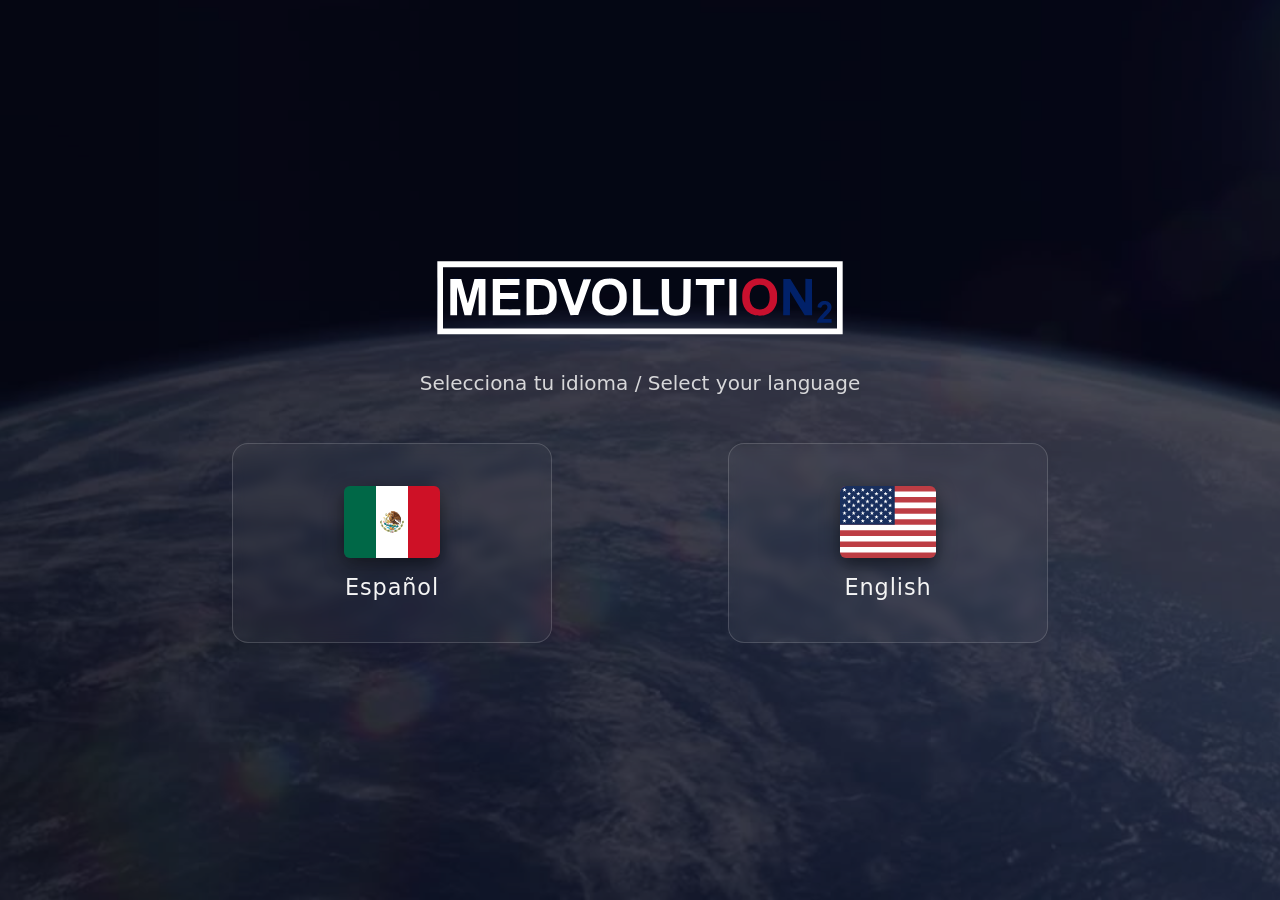
<file: index.html>
<!DOCTYPE html>
<html lang="en">
<head>
    <meta charset="UTF-8">
    <meta http-equiv="Content-Security-Policy" content="default-src 'self'; script-src 'self'; style-src 'self' https://fonts.googleapis.com; font-src 'self' https://fonts.gstatic.com; img-src 'self' data:; media-src 'self'; connect-src 'self'; object-src 'none'; base-uri 'self'; form-action 'self'">
    <meta name="viewport" content="width=device-width, initial-scale=1.0, viewport-fit=cover">
    <title>Medvolution | Select language</title>
    <meta name="description" content="Medvolution: choose your language / elige tu idioma.">
    <link rel="alternate" hreflang="es" href="https://mdvolution.com/es/">
    <link rel="alternate" hreflang="en" href="https://mdvolution.com/en/">
    <link rel="alternate" hreflang="x-default" href="https://mdvolution.com/">
    <link href="https://fonts.googleapis.com/css2?family=Source+Sans+Pro:wght@300;400&display=swap" rel="stylesheet">
    <link rel="stylesheet" href="css/landing.css">
    <link rel="stylesheet" href="css/background.css">
</head>
<body>
    <div class="site-bg" aria-hidden="true"></div>
    <main class="lang-landing">
        <h1 class="lang-landing__brand"><img src="img/brand/medvolution-logo-white.svg" alt="Medvolution" width="420" height="93"></h1>
        <p class="lang-landing__prompt">Selecciona tu idioma / Select your language</p>
        <nav class="lang-landing__options" aria-label="Language selection">
            <a class="lang-card" href="es/index.html" lang="es" hreflang="es">
                <img class="lang-card__flag" src="img/flags/mx.svg" alt="" aria-hidden="true" width="96" height="72">
                <span class="lang-card__name">Español</span>
            </a>
            <a class="lang-card" href="en/index.html" lang="en" hreflang="en">
                <img class="lang-card__flag" src="img/flags/us.svg" alt="" aria-hidden="true" width="96" height="72">
                <span class="lang-card__name">English</span>
            </a>
        </nav>
    </main>
</body>
</html>
</file>
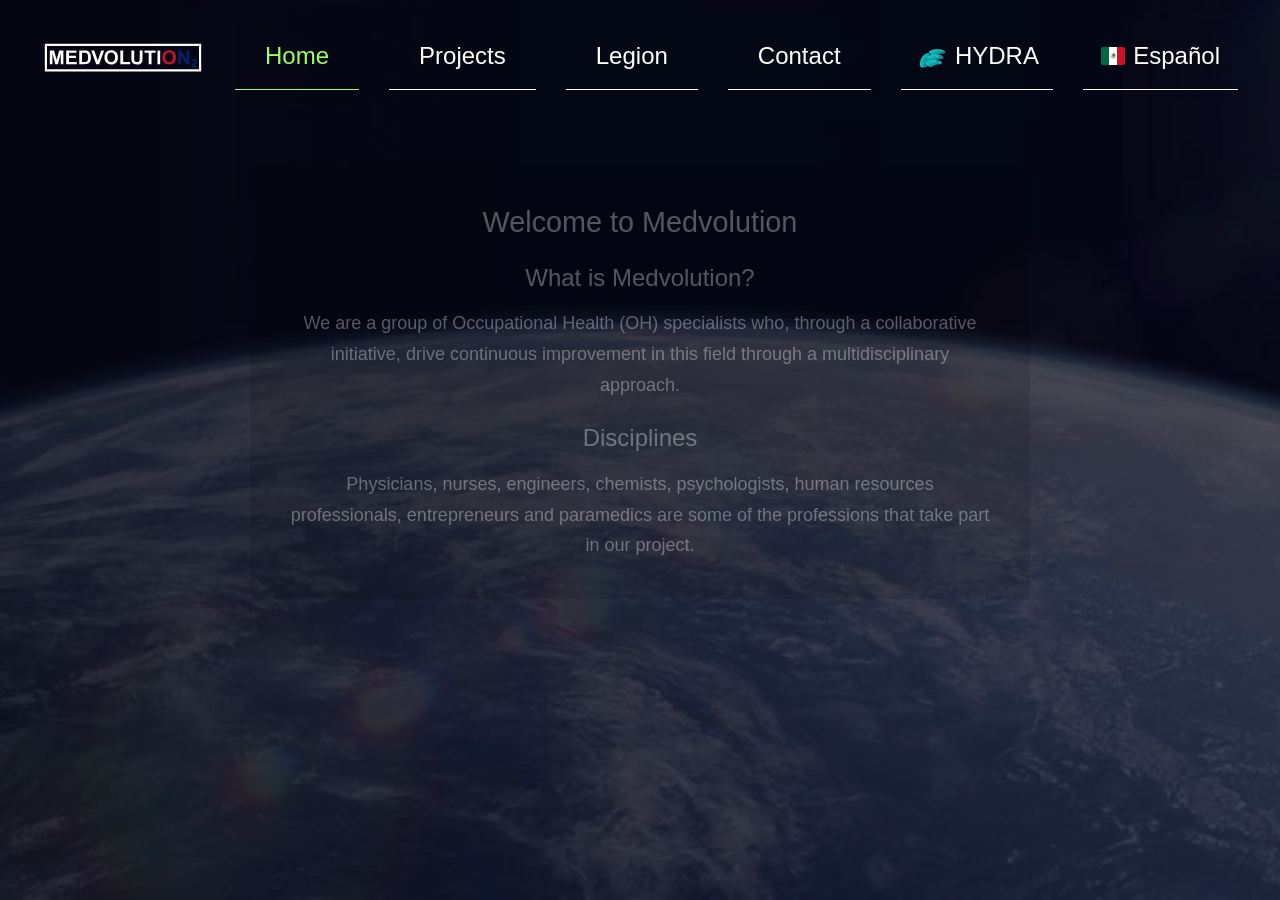
<file: en/index.html>
<!DOCTYPE html>
<html lang="en">
<head>
    <meta charset="UTF-8">
    <meta http-equiv="Content-Security-Policy" content="default-src 'self'; script-src 'self'; style-src 'self' https://fonts.googleapis.com; font-src 'self' https://fonts.gstatic.com; img-src 'self' data:; media-src 'self'; connect-src 'self'; object-src 'none'; base-uri 'self'; form-action 'self'">
    <meta http-equiv="X-UA-Compatible" content="IE=edge">
    <meta name="viewport" content="width=device-width, initial-scale=1.0, viewport-fit=cover">
    <title>Medvolution | Home</title>
    <meta name="description" content="Medvolution: a group of Occupational Health specialists driving continuous improvement through a multidisciplinary approach.">
    <link rel="alternate" hreflang="es" href="https://mdvolution.com/es/">
    <link rel="alternate" hreflang="en" href="https://mdvolution.com/en/">
    <link rel="alternate" hreflang="x-default" href="https://mdvolution.com/">
    <link href="https://fonts.googleapis.com/css2?family=Source+Sans+Pro:wght@300;400&display=swap" rel="stylesheet">
    <link rel="stylesheet" href="../css/bootstrap.min.css">
    <link rel="stylesheet" href="../css/slick.css" type="text/css" />
    <link rel="stylesheet" href="../css/medvolution-theme.css">
    <link rel="stylesheet" href="../css/site.css">
    <link rel="stylesheet" href="../css/responsive.css">
    <link rel="stylesheet" href="../css/background.css">
    <link rel="stylesheet" href="../css/inline.css">
</head>
<body>
    <div class="site-bg" aria-hidden="true"></div>
    <div class="page-container">
      <div class="container-fluid">
        <div class="row">
          <div class="col-xs-12">
            <div class="cd-slider-nav">
              <nav class="navbar navbar-expand-lg" id="tm-nav">
                <a class="navbar-brand" href="#0"><img src="../img/brand/medvolution-logo-white.svg" alt="Medvolution" width="180" height="40"></a>
                  <button class="navbar-toggler" type="button" data-bs-toggle="collapse" data-bs-target="#navbar-supported-content" aria-controls="navbar-supported-content" aria-expanded="false" aria-label="Toggle navigation">
                    <span class="navbar-toggler-icon"></span>
                  </button>
                  <div class="collapse navbar-collapse" id="navbar-supported-content">
                    <ul class="navbar-nav mb-2 mb-lg-0">
                      <li class="nav-item selected">
                        <a class="nav-link" aria-current="page" href="#0" data-no="1">Home</a>
                      </li>
                      <li class="nav-item">
                        <a class="nav-link" href="#0" data-no="2">Projects</a>
                      </li>
                      <li class="nav-item">
                        <a class="nav-link" href="#0" data-no="3">Legion</a>
                      </li>
                      <li class="nav-item">
                        <a class="nav-link" href="#0" data-no="4">Contact</a>
                      </li>
                      <li class="nav-item">
                        <a class="nav-link nav-link--brand" href="hydra/index.html" lang="en" hreflang="en"><img src="../img/brand/hydra-emblem.svg" alt="" width="32" height="24" aria-hidden="true"><span>HYDRA</span></a>
                      </li>
                      <li class="nav-item">
                        <a class="nav-link" href="../es/index.html" lang="es" hreflang="es"><img class="nav-flag" src="../img/flags/mx.svg" alt="" aria-hidden="true" width="24" height="18">Español</a>
                      </li>
                    </ul>
                  </div>
              </nav>
            </div>
          </div>
        </div>
      </div>
      <div class="container-fluid tm-content-container">
        <ul class="cd-hero-slider mb-0 py-5">
          <li class="px-3" data-page-no="1">
            <div class="page-width-1 u-center-auto">
              <div class="intro-container">
                <div class="intro-left tm-bg-dark u-center-auto">
                  <h2 class="mb-4">Welcome to Medvolution</h2>
                  <h4 class="mb-3">What is Medvolution?</h4>
                  <p class="mb-4">
                    We are a group of Occupational Health (OH) specialists who, through a collaborative initiative, drive continuous improvement in this field through a multidisciplinary approach.
                  </p>
                  <h4 class="mb-3">Disciplines</h4>
                  <p class="mb-0">
                    Physicians, nurses, engineers, chemists, psychologists, human resources professionals, entrepreneurs and paramedics are some of the professions that take part in our project.
                  </p>
                </div>
              </div>
            </div>
          </li>

          <li data-page-no="2">
            <div class="mx-auto position-relative gallery-container">
              <div class="mx-auto gallery-slider">
                <figure class="effect-julia item" data-href="hydra/orion/index.html" data-target="_self">
                    <img src="../img/gallery-img-01.jpg" alt="ORION Project">
                    <figcaption>
                        <div>
                            <p><strong>Project name:</strong> Occupational Risk Intelligence &amp; Operational Navigation (ORION)</p>
                            <p><strong>Tagline:</strong> Advanced Multi-Hazard Risk Intelligence Web-app for Smarter Decisions</p>
                            <p><strong>Consolidated version:</strong> V1.0.1</p>
                        </div>
                    </figcaption>
                </figure>
                <!-- HYDRA project card: links to the HYDRA page in the same tab -->
                <figure class="effect-julia item" data-href="hydra/index.html" data-target="_self">
                    <img src="../img/gallery-img-03.png" alt="HYDRA Project">
                    <figcaption>
                        <div>
                            <p><strong>Project name:</strong> Health Technology, Data, Research &amp; Analytics (HYDRA)</p>
                        </div>
                    </figcaption>
                </figure>
                <figure class="effect-julia item" data-href="https://open.spotify.com/show/6wM9JmUpluC21JA53MKTck">
                    <img src="../img/gallery-img-02.jpg" alt="Medvolution Podcast">
                    <figcaption>
                        <div>
                            <p>Medvolution is a podcast that tells the small changes in Occupational and Labor Health in Mexico and around the world.</p>
                        </div>
                    </figcaption>
                </figure>
              </div>
            </div>
          </li>

          <li data-page-no="3" class="px-3">
            <div class="position-relative page-width-1 page-right">
              <div class="tm-bg-dark content-pad">
                <h2 class="mb-4">Occupational Legion</h2>
                <p class="mb-4">
                  The Occupational Legion is a program made up of Occupational Health experts who volunteer their time at Medvolution.
                </p>
                <p class="mb-4">
                  The initiative brings together specialists who answer questions, analyze regulations and share knowledge with professionals at every level, from beginners to established experts.
                </p>
                <p class="mb-4">
                  The program is completely free and carries no obligations. It operates on a volunteer basis, according to the availability of its members.
                </p>
                <p class="mb-4">
                  Our main channel of communication is social media, including WhatsApp, Telegram and Facebook groups.
                </p>
                <p class="mb-0">
                  Would you like to share your experience with other Occupational Health professionals? Visit our contact section for more information.
                </p>
              </div>
            </div>
          </li>

          <li data-page-no="4">
            <div class="mx-auto page-width-2">
              <div class="row">
                <div class="col-md-12 me-0 ms-auto">
                  <h2 class="mb-4 text-center">Contact</h2>
                </div>
              </div>
              <div class="contact-wrapper">
                <div class="contact-social tm-bg-dark">
                  <h3 class="mb-4">Social media</h3>
                  <div class="social-links">
                    <p><a href="https://www.linkedin.com/company/medvolution/" target="_blank" rel="noopener noreferrer">LinkedIn</a></p>
                    <p><a href="https://www.facebook.com/share/g/15AHAesdr4/" target="_blank" rel="noopener noreferrer">Facebook</a></p>
                    <p><a href="https://t.me/medvolution_bot?start=67ceb3129e0492b5820007d3" target="_blank" rel="noopener noreferrer">Telegram</a></p>
                  </div>
                  <div class="mt-4">
                    <p class="u-text-sm">Follow us and be part of the conversation!</p>
                  </div>
                  <hr class="u-divider-soft">
                  <div class="contact-link">
                    <h4 class="u-heading-sm">Contact form</h4>
                    <p><a href="https://forms.gle/Qnup7DMcJueF4hMf8" target="_blank" rel="noopener noreferrer">Click here to contact us</a></p>
                  </div>
                </div>
              </div>
            </div>
          </li>
        </ul>
    </div>
    <div class="container-fluid">
      <footer class="row mx-auto tm-footer">
        <div class="col-md-12 px-0 text-center">
          Copyright 2026 Medvolution. All rights reserved. · <a href="privacy-notice/index.html">Privacy notice</a>
        </div>
      </footer>
    </div>
  </div>
  <div id="loader-wrapper">
    <div id="loader"></div>
    <div class="loader-section section-left"></div>
    <div class="loader-section section-right"></div>
  </div>
  <script src="../js/jquery-3.5.1.min.js"></script>
  <script src="../js/bootstrap.min.js"></script>
  <script src="../js/slick.js"></script>
  <script src="../js/site-nav.js"></script>
  <script src="../js/site.js"></script>
</body>
</html>
</file>
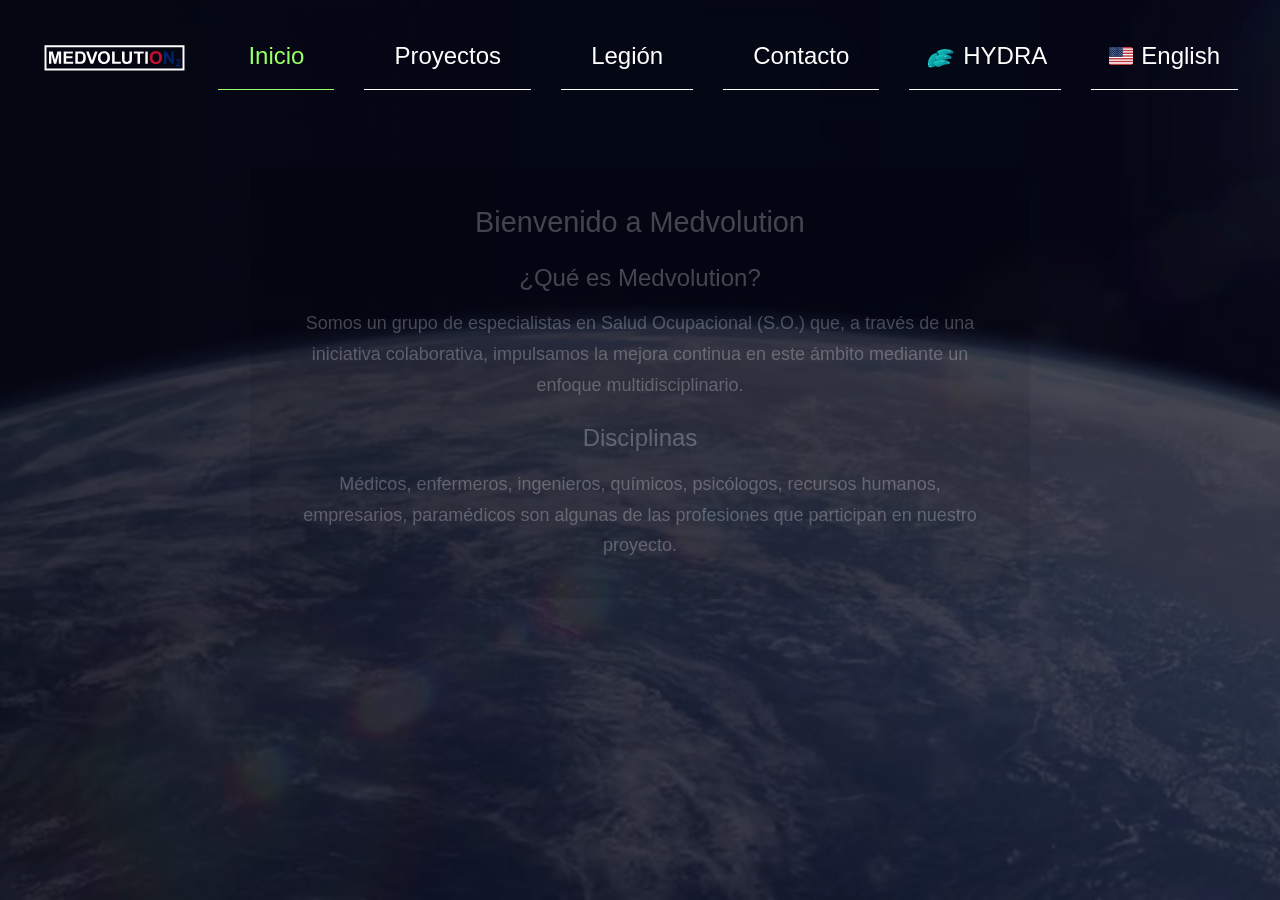
<file: es/index.html>
<!DOCTYPE html>
<html lang="es">
<head>
    <meta charset="UTF-8">
    <meta http-equiv="Content-Security-Policy" content="default-src 'self'; script-src 'self'; style-src 'self' https://fonts.googleapis.com; font-src 'self' https://fonts.gstatic.com; img-src 'self' data:; media-src 'self'; connect-src 'self'; object-src 'none'; base-uri 'self'; form-action 'self'">
    <meta http-equiv="X-UA-Compatible" content="IE=edge">
    <meta name="viewport" content="width=device-width, initial-scale=1.0, viewport-fit=cover">
    <title>Medvolution | Inicio</title>
    <meta name="description" content="Medvolution: grupo de especialistas en Salud Ocupacional que impulsa la mejora continua con un enfoque multidisciplinario.">
    <link rel="alternate" hreflang="es" href="https://mdvolution.com/es/">
    <link rel="alternate" hreflang="en" href="https://mdvolution.com/en/">
    <link rel="alternate" hreflang="x-default" href="https://mdvolution.com/">
    <link href="https://fonts.googleapis.com/css2?family=Source+Sans+Pro:wght@300;400&display=swap" rel="stylesheet">
    <link rel="stylesheet" href="../css/bootstrap.min.css">
    <link rel="stylesheet" href="../css/slick.css" type="text/css" /> 
    <link rel="stylesheet" href="../css/medvolution-theme.css">
    <link rel="stylesheet" href="../css/site.css">
    <link rel="stylesheet" href="../css/responsive.css">
    <link rel="stylesheet" href="../css/background.css">
    <link rel="stylesheet" href="../css/inline.css">
</head>
<body>
    <!-- VIDEO OPTIMIZADO PARA iOS Y ANDROID -->
    <div class="site-bg" aria-hidden="true"></div>
    <div class="page-container">
      <div class="container-fluid">
        <div class="row">
          <div class="col-xs-12">
            <div class="cd-slider-nav">
              <nav class="navbar navbar-expand-lg" id="tm-nav">
                <a class="navbar-brand" href="#0"><img src="../img/brand/medvolution-logo-white.svg" alt="Medvolution" width="180" height="40"></a>
                  <button class="navbar-toggler" type="button" data-bs-toggle="collapse" data-bs-target="#navbar-supported-content" aria-controls="navbarSupportedContent" aria-expanded="false" aria-label="Toggle navigation">
                    <span class="navbar-toggler-icon"></span>
                  </button>
                  <div class="collapse navbar-collapse" id="navbar-supported-content">
                    <ul class="navbar-nav mb-2 mb-lg-0">
                      <li class="nav-item selected">
                        <a class="nav-link" aria-current="page" href="#0" data-no="1">Inicio</a>
                      </li>
                      <li class="nav-item">
                        <a class="nav-link" href="#0" data-no="2">Proyectos</a>
                      </li>
                      <li class="nav-item">
                        <a class="nav-link" href="#0" data-no="3">Legión</a>
                      </li>
                      <li class="nav-item">
                        <a class="nav-link" href="#0" data-no="4">Contacto</a>
                      </li>
                      <li class="nav-item">
                        <a class="nav-link nav-link--brand" href="hydra/index.html" lang="es" hreflang="es"><img src="../img/brand/hydra-emblem.svg" alt="" width="32" height="24" aria-hidden="true"><span>HYDRA</span></a>
                      </li>
                      <li class="nav-item">
                        <a class="nav-link" href="../en/index.html" lang="en" hreflang="en"><img class="nav-flag" src="../img/flags/us.svg" alt="" aria-hidden="true" width="24" height="18">English</a>
                      </li>
                    </ul>
                  </div>
              </nav>
            </div>
          </div>          
        </div>        
      </div>      
      <div class="container-fluid tm-content-container">
        <ul class="cd-hero-slider mb-0 py-5">
          <!-- Home - Texto centrado -->
          <li class="px-3" data-page-no="1">
            <div class="page-width-1 u-center-auto">
              <div class="intro-container">
                <div class="intro-left tm-bg-dark u-center-auto">
                  <h2 class="mb-4">Bienvenido a Medvolution</h2>
                  
                  <h4 class="mb-3">¿Qué es Medvolution?</h4>
                  <p class="mb-4">
                    Somos un grupo de especialistas en Salud Ocupacional (S.O.) que, a través de una iniciativa colaborativa, impulsamos la mejora continua en este ámbito mediante un enfoque multidisciplinario.
                  </p>
                  
                  <h4 class="mb-3">Disciplinas</h4>
                  <p class="mb-0">
                    Médicos, enfermeros, ingenieros, químicos, psicólogos, recursos humanos, empresarios, paramédicos son algunas de las profesiones que participan en nuestro proyecto.
                  </p>
                  
                </div>
              </div>
            </div>            
          </li>
          
          <!-- Proyectos - 2 imágenes -->
          <li data-page-no="2">
            <div class="mx-auto position-relative gallery-container">
              <div class="mx-auto gallery-slider">
                <!-- Imagen 1: ORION - tooltip con información -->
                <figure class="effect-julia item" data-href="hydra/orion/index.html" data-target="_self">
                    <img src="../img/gallery-img-01.jpg" alt="ORION Project">
                    <figcaption>
                        <div>
                            <p><strong>Nombre del proyecto:</strong> Occupational Risk Intelligence & Operational Navigation (ORION)</p>
                            <p><strong>Lema:</strong> Inteligencia de Riesgo Ocupacional y Navegación Operativa</p>
                            <p><strong>Versión consolidada:</strong> V1.0.1</p>
                        </div>
                    </figcaption>
                </figure>
                <!-- HYDRA project card: links to the HYDRA page in the same tab -->
                <figure class="effect-julia item" data-href="hydra/index.html" data-target="_self">
                    <img src="../img/gallery-img-03.png" alt="Proyecto HYDRA">
                    <figcaption>
                        <div>
                            <p><strong>Nombre del proyecto:</strong> Tecnología en salud, Datos, Investigación y Análisis (HYDRA)</p>
                        </div>
                    </figcaption>
                </figure>
                <!-- Imagen 2: Medvolution Podcast - clickeable a Spotify -->
                <figure class="effect-julia item" data-href="https://open.spotify.com/show/6wM9JmUpluC21JA53MKTck">
                    <img src="../img/gallery-img-02.jpg" alt="Medvolution Podcast">
                    <figcaption>
                        <div>
                            <p>Medvolution es un podcast dedicado a narrar esos pequeños cambios de la Salud Ocupacional y Laboral dentro de México y el mundo.</p>
                        </div>
                    </figcaption>
                </figure>
              </div>
            </div>
          </li>
          
          <!-- Legión (antes About) -->
          <li data-page-no="3" class="px-3">
            <div class="position-relative page-width-1 page-right">
              <div class="tm-bg-dark content-pad">
                <h2 class="mb-4">Legión Ocupacional</h2>
                <p class="mb-4">
                  Legión Ocupacional es un programa conformado por expertos en Salud Ocupacional, que colaboran de manera voluntaria en Medvolution.
                </p>
                <p class="mb-4">
                  Esta iniciativa reúne a especialistas en la materia, comprometidos con la resolución de dudas, el análisis de normativas y el intercambio de conocimientos con profesionales de distintos niveles, desde principiantes hasta expertos consolidados.
                </p>
                <p class="mb-4">
                  El programa es totalmente gratuito y no genera compromisos, operando de manera voluntaria según la disponibilidad de sus miembros.
                </p>
                <p class="mb-4">
                  Nuestra principal vía de comunicación es a través de redes sociales, incluyendo grupos de WhatsApp, Telegram y Facebook.
                </p>
                <p class="mb-0">
                  ¿Te gustaría compartir tu experiencia con otros profesionales en Salud Ocupacional? Visita nuestra sección de contacto para más información.
                </p>
              </div>              
            </div>
          </li>
          
          <!-- Contacto - Centrado con redes sociales y enlace a formulario -->
          <li data-page-no="4">
            <div class="mx-auto page-width-2">
              <div class="row">
                <div class="col-md-12 me-0 ms-auto">
                  <h2 class="mb-4 text-center">Contacto</h2>
                </div>
              </div>
              <div class="contact-wrapper">
                <div class="contact-social tm-bg-dark">
                  <h3 class="mb-4">Redes Sociales</h3>
                  <div class="social-links">
                    <p>
                      <a href="https://www.linkedin.com/company/medvolution/" target="_blank">LinkedIn</a>
                    </p>
                    <p>
                      <a href="https://www.facebook.com/share/g/15AHAesdr4/" target="_blank">Facebook</a>
                    </p>
                    <p>
                      <a href="https://t.me/medvolution_bot?start=67ceb3129e0492b5820007d3" target="_blank">Telegram</a>
                    </p>
                  </div>
                  <div class="mt-4">
                    <p class="u-text-sm">¡Síguenos y sé parte de la conversación!</p>
                  </div>
                  
                  <!-- Línea divisoria -->
                  <hr class="u-divider-soft">
                  
                  <!-- Enlace al formulario de contacto -->
                  <div class="contact-link">
                    <h4 class="u-heading-sm">Formulario de contacto</h4>
                    <a href="https://forms.gle/dERym1cXBJAV4ymt6" target="_blank" rel="noopener noreferrer">Haz clic aquí para contactarnos</a>
                  </div>
                </div>
              </div>
            </div>            
          </li>
        </ul>
    </div>
    <div class="container-fluid">
      <footer class="row mx-auto tm-footer">
        <div class="col-md-12 px-0 text-center">
          © 2026 Medvolution. Todos los derechos reservados. · <a href="aviso-de-privacidad/index.html">Aviso de privacidad</a>
        </div>
      </footer>
    </div>
  </div>
  <div id="loader-wrapper">            
    <div id="loader"></div>
    <div class="loader-section section-left"></div>
    <div class="loader-section section-right"></div>
  </div>  
  <script src="../js/jquery-3.5.1.min.js"></script>
  <script src="../js/bootstrap.min.js"></script>
  <script src="../js/slick.js"></script>
  <script src="../js/site-nav.js"></script>
  <script src="../js/site.js"></script>
  
  <!-- Script optimizado para iOS y Android -->
</body>
</html>
</file>
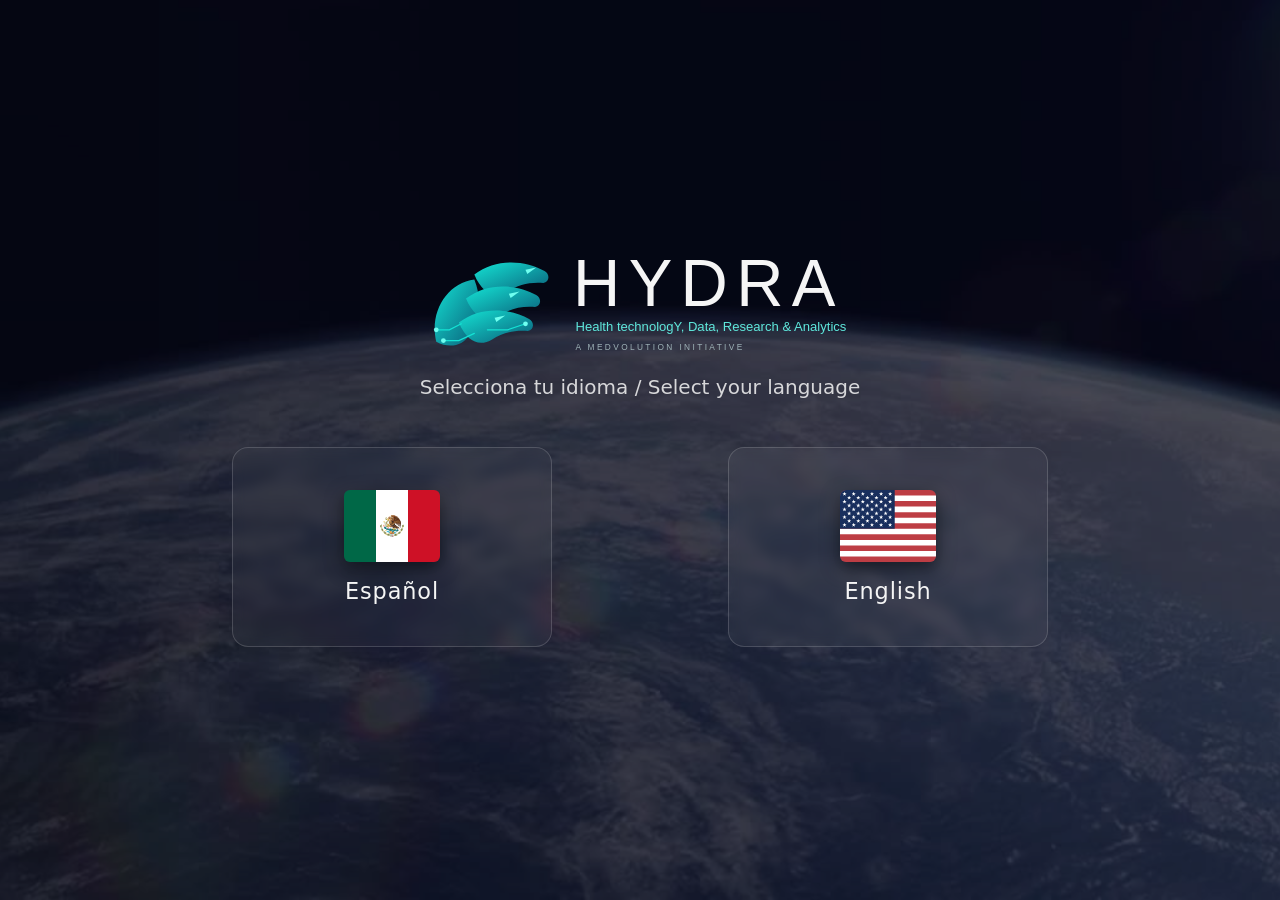
<file: hydra/index.html>
<!DOCTYPE html>
<html lang="en">
<head>
    <meta charset="UTF-8">
    <meta http-equiv="Content-Security-Policy" content="default-src 'self'; script-src 'self'; style-src 'self' https://fonts.googleapis.com; font-src 'self' https://fonts.gstatic.com; img-src 'self' data:; media-src 'self'; connect-src 'self'; object-src 'none'; base-uri 'self'; form-action 'self'">
    <meta name="viewport" content="width=device-width, initial-scale=1.0, viewport-fit=cover">
    <title>HYDRA | Select language</title>
    <meta name="description" content="HYDRA by Medvolution: choose your language / elige tu idioma.">
    <link rel="alternate" hreflang="es" href="https://mdvolution.com/es/hydra/">
    <link rel="alternate" hreflang="en" href="https://mdvolution.com/en/hydra/">
    <link rel="alternate" hreflang="x-default" href="https://mdvolution.com/hydra/">
    <link href="https://fonts.googleapis.com/css2?family=Source+Sans+Pro:wght@300;400&display=swap" rel="stylesheet">
    <link rel="stylesheet" href="../css/landing.css">
    <link rel="stylesheet" href="../css/background.css">
</head>
<body>
    <div class="site-bg" aria-hidden="true"></div>
    <main class="lang-landing">
        <h1 class="lang-landing__brand"><img src="../img/brand/hydra-logo.svg" alt="HYDRA: Health technologY, Data, Research &amp; Analytics" width="560" height="168"></h1>
        <p class="lang-landing__prompt">Selecciona tu idioma / Select your language</p>
        <nav class="lang-landing__options" aria-label="Language selection">
            <a class="lang-card" href="../es/hydra/index.html" lang="es" hreflang="es">
                <img class="lang-card__flag" src="../img/flags/mx.svg" alt="" aria-hidden="true" width="96" height="72">
                <span class="lang-card__name">Español</span>
            </a>
            <a class="lang-card" href="../en/hydra/index.html" lang="en" hreflang="en">
                <img class="lang-card__flag" src="../img/flags/us.svg" alt="" aria-hidden="true" width="96" height="72">
                <span class="lang-card__name">English</span>
            </a>
        </nav>
    </main>
</body>
</html>
</file>
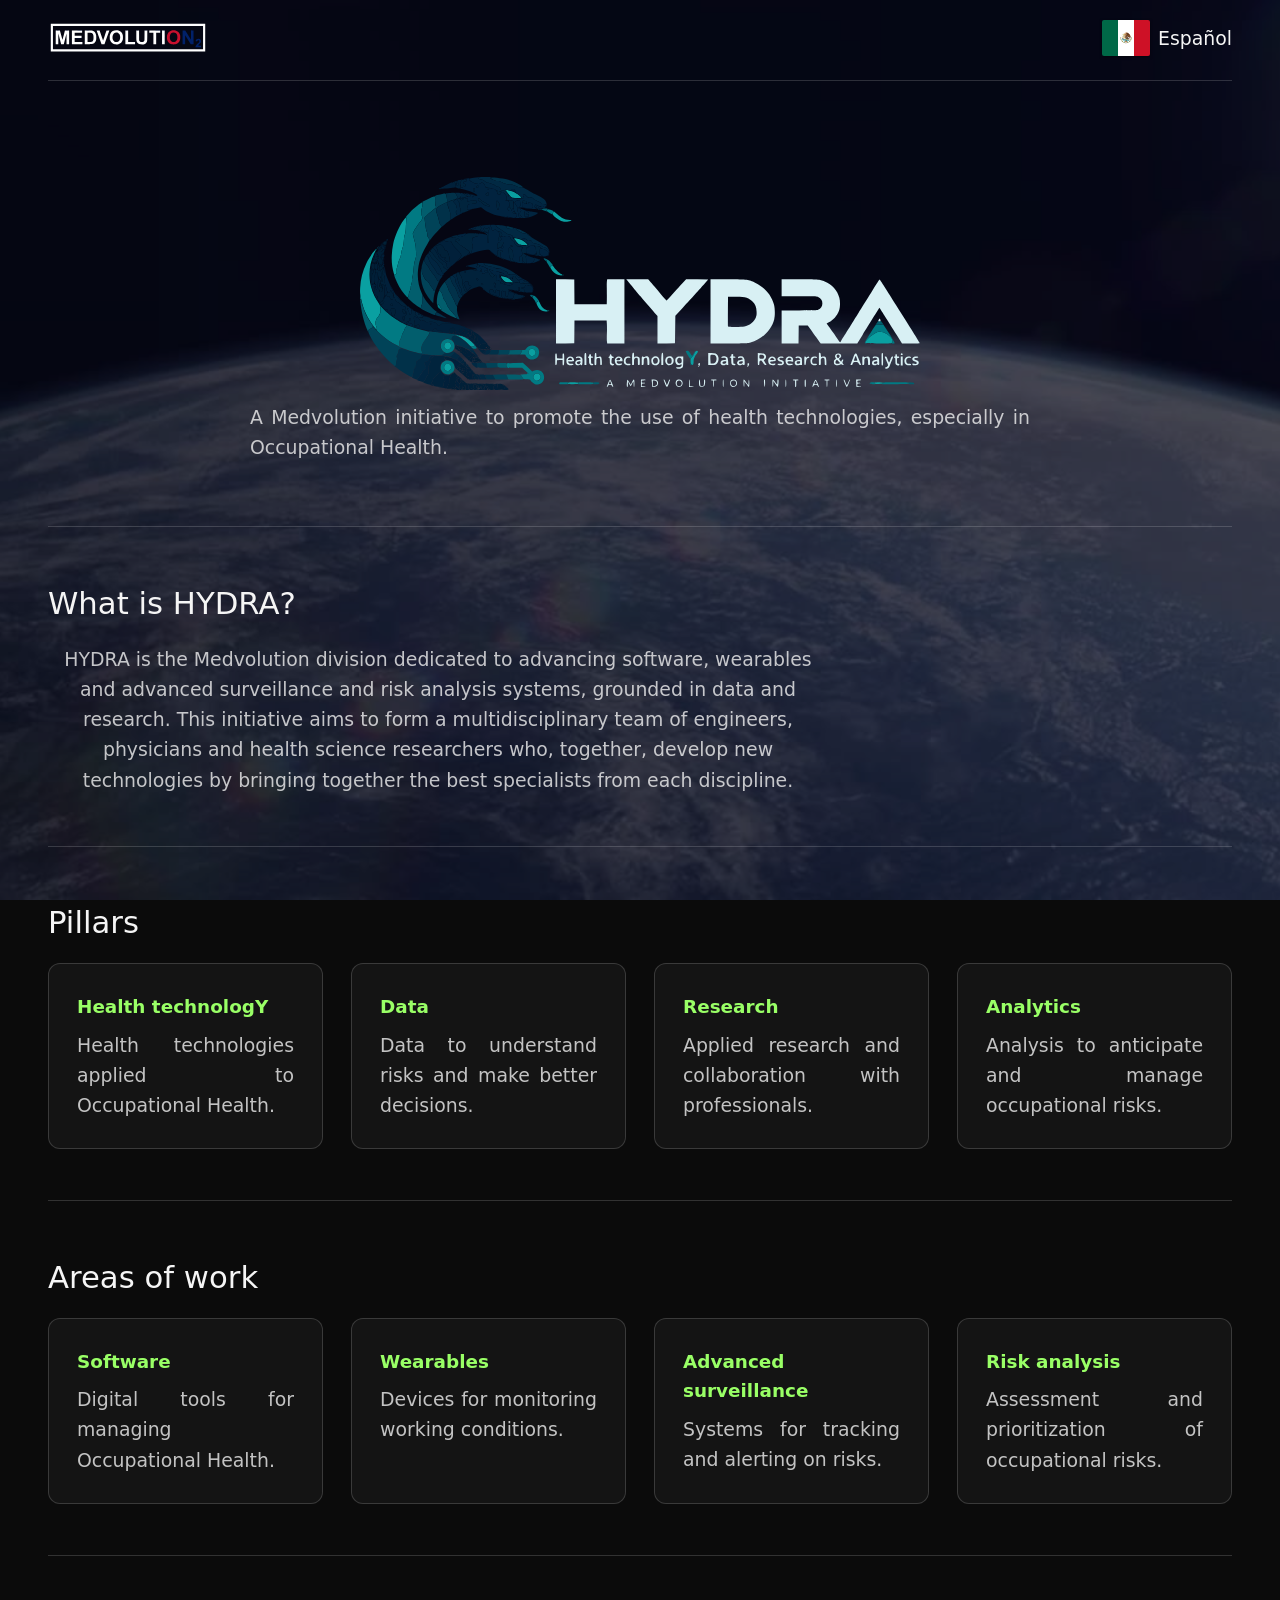
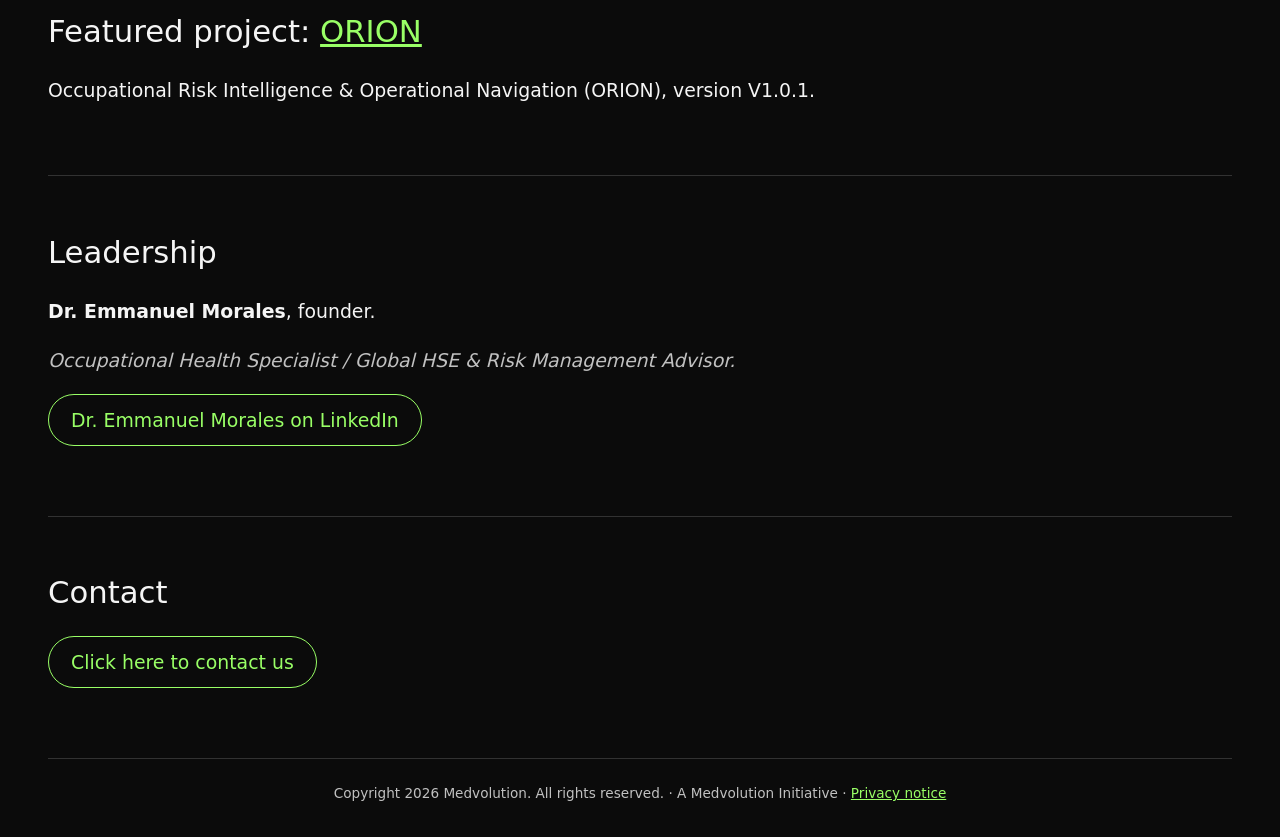
<file: en/hydra/index.html>
<!DOCTYPE html>
<html lang="en">
<head>
    <meta charset="UTF-8">
    <meta http-equiv="Content-Security-Policy" content="default-src 'self'; script-src 'self'; style-src 'self' https://fonts.googleapis.com; font-src 'self' https://fonts.gstatic.com; img-src 'self' data:; media-src 'self'; connect-src 'self'; object-src 'none'; base-uri 'self'; form-action 'self'">
    <meta name="viewport" content="width=device-width, initial-scale=1.0, viewport-fit=cover">
    <title>HYDRA | Medvolution</title>
    <meta name="description" content="HYDRA: Health technologY, Data, Research &amp; Analytics. A Medvolution initiative to promote health technologies, especially in Occupational Health.">
    <link rel="alternate" hreflang="es" href="https://mdvolution.com/hydra/">
    <link rel="alternate" hreflang="en" href="https://mdvolution.com/hydra/">
    <link rel="stylesheet" href="../../css/hydra.css">
    <link rel="stylesheet" href="../../css/background.css">
    <link rel="stylesheet" href="../../css/inline.css">
</head>
<body class="is-justified">
    <div class="site-bg" aria-hidden="true"></div>
    <div class="hydra-wrap">
        <header class="hydra-top">
            <a href="../../en/index.html"><img src="../../img/brand/medvolution-logo-white.svg" alt="Medvolution" width="160" height="36"></a>
            <nav aria-label="Language">
                <a href="../../es/hydra/index.html" lang="es" hreflang="es"><img class="nav-flag" src="../../img/flags/mx.svg" alt="" aria-hidden="true" width="24" height="18">Español</a>
            </nav>
        </header>

        <section class="hydra-hero">
            <h1 class="hydra-hero__title"><img class="hydra-hero__logo" src="../../img/brand/hydra-logo-full.svg" alt="HYDRA: Health technologY, Data, Research &amp; Analytics" width="1457" height="554"></h1>
            <p class="hydra-hero__lead">A Medvolution initiative to promote the use of health technologies, especially in Occupational Health.</p>
        </section>

        <section class="hydra-section" aria-labelledby="hydra-what">
            <h2 id="hydra-what">What is HYDRA?</h2>
            <p class="hydra-hero__lead u-lead-center">HYDRA is the Medvolution division dedicated to advancing software, wearables and advanced surveillance and risk analysis systems, grounded in data and research. This initiative aims to form a multidisciplinary team of engineers, physicians and health science researchers who, together, develop new technologies by bringing together the best specialists from each discipline.</p>
        </section>

        <section class="hydra-section" aria-labelledby="hydra-pillars">
            <h2 id="hydra-pillars">Pillars</h2>
            <ul class="hydra-grid">
                <li class="hydra-card"><h3>Health technologY</h3><p>Health technologies applied to Occupational Health.</p></li>
                <li class="hydra-card"><h3>Data</h3><p>Data to understand risks and make better decisions.</p></li>
                <li class="hydra-card"><h3>Research</h3><p>Applied research and collaboration with professionals.</p></li>
                <li class="hydra-card"><h3>Analytics</h3><p>Analysis to anticipate and manage occupational risks.</p></li>
            </ul>
        </section>

        <section class="hydra-section" aria-labelledby="hydra-areas">
            <h2 id="hydra-areas">Areas of work</h2>
            <ul class="hydra-grid">
                <li class="hydra-card"><h3>Software</h3><p>Digital tools for managing Occupational Health.</p></li>
                <li class="hydra-card"><h3>Wearables</h3><p>Devices for monitoring working conditions.</p></li>
                <li class="hydra-card"><h3>Advanced surveillance</h3><p>Systems for tracking and alerting on risks.</p></li>
                <li class="hydra-card"><h3>Risk analysis</h3><p>Assessment and prioritization of occupational risks.</p></li>
            </ul>
        </section>

        <section class="hydra-section" aria-labelledby="hydra-orion">
            <h2 id="hydra-orion">Featured project: <a href="orion/index.html">ORION</a></h2>
            <p>Occupational Risk Intelligence &amp; Operational Navigation (ORION), version V1.0.1.</p>
        </section>

        <section class="hydra-section" aria-labelledby="hydra-lead">
            <h2 id="hydra-lead">Leadership</h2>
            <p><strong>Dr. Emmanuel Morales</strong>, founder.</p>
            <p class="hydra-pending">Occupational Health Specialist / Global HSE &amp; Risk Management Advisor.</p>
            <p><a class="hydra-btn" href="https://www.linkedin.com/in/mdvolution/" target="_blank" rel="noopener noreferrer">Dr. Emmanuel Morales on LinkedIn</a></p>
        </section>

        <section class="hydra-section" aria-labelledby="hydra-contact">
            <h2 id="hydra-contact">Contact</h2>
            <p><a class="hydra-btn" href="https://forms.gle/Qnup7DMcJueF4hMf8" target="_blank" rel="noopener noreferrer">Click here to contact us</a></p>
        </section>

        <footer class="hydra-footer">
            Copyright 2026 Medvolution. All rights reserved. · A Medvolution Initiative · <a href="../privacy-notice/index.html">Privacy notice</a>
        </footer>
    </div>
</body>
</html>
</file>
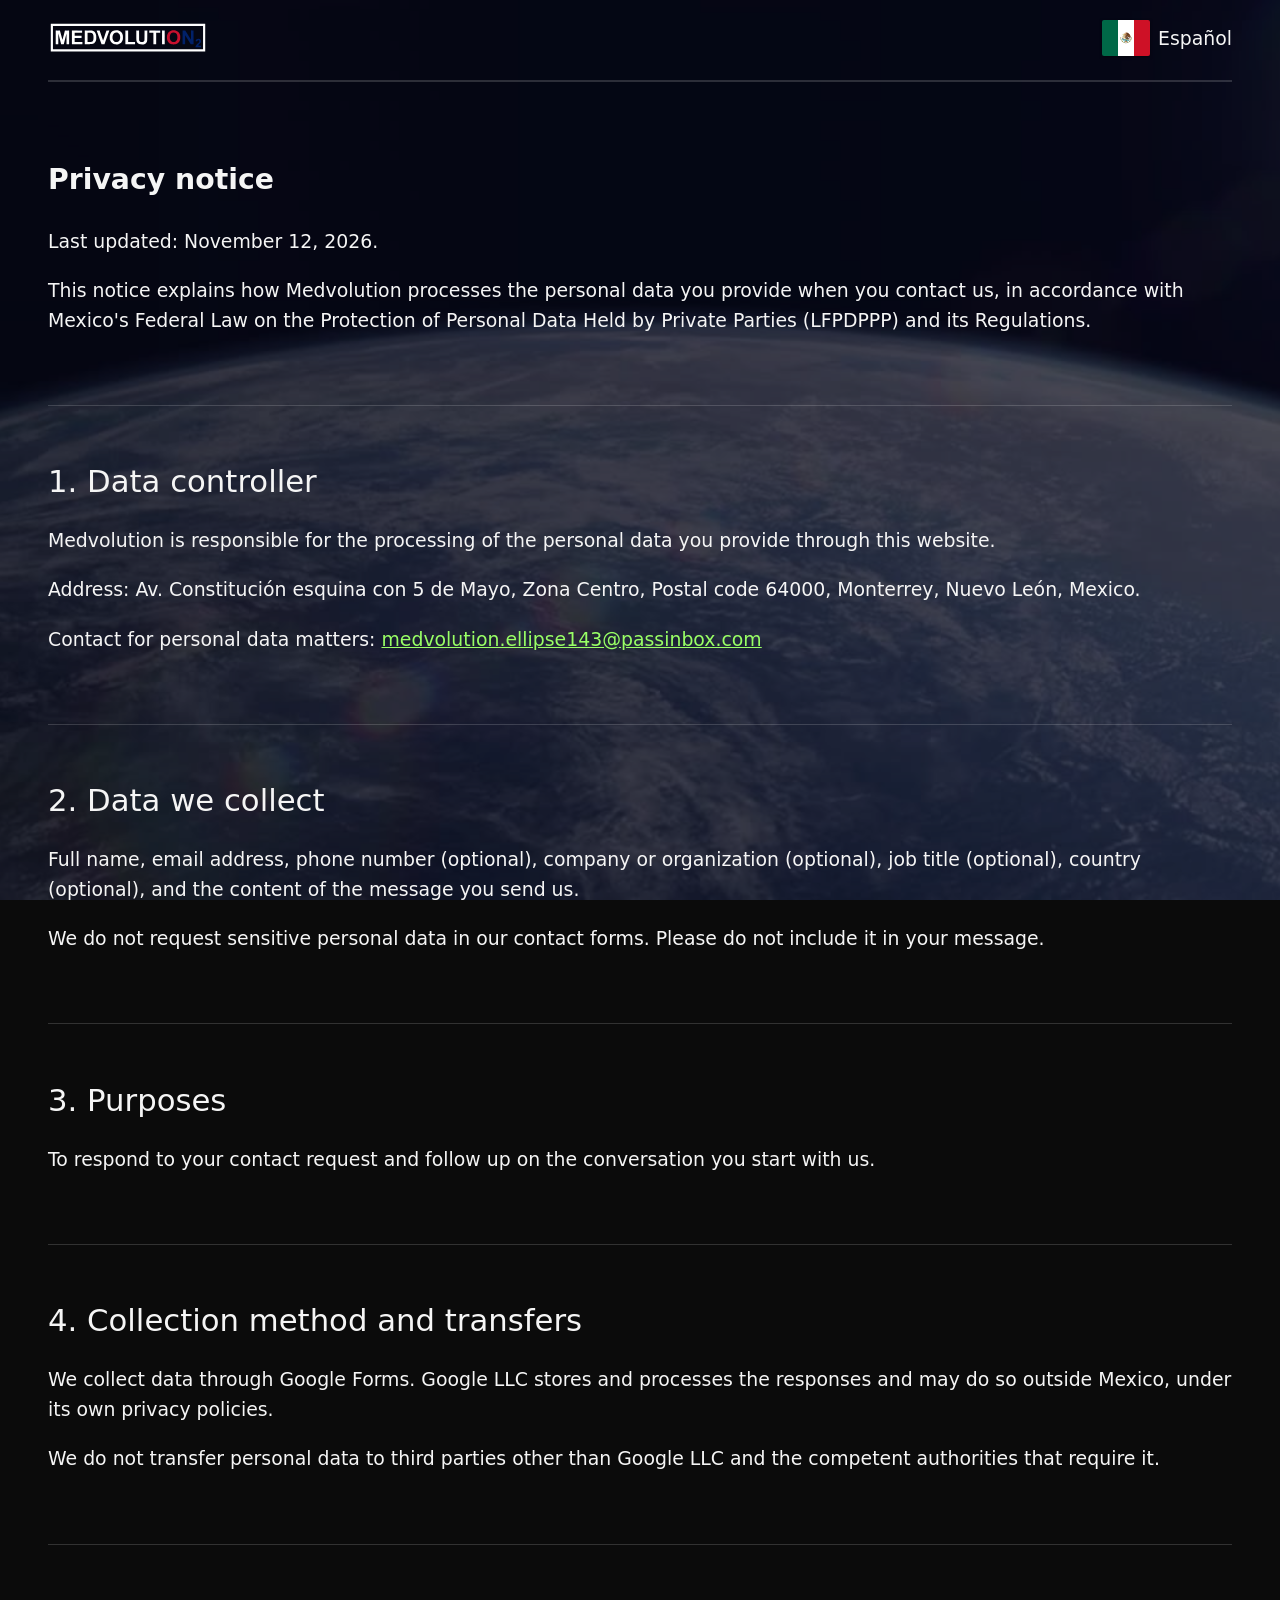
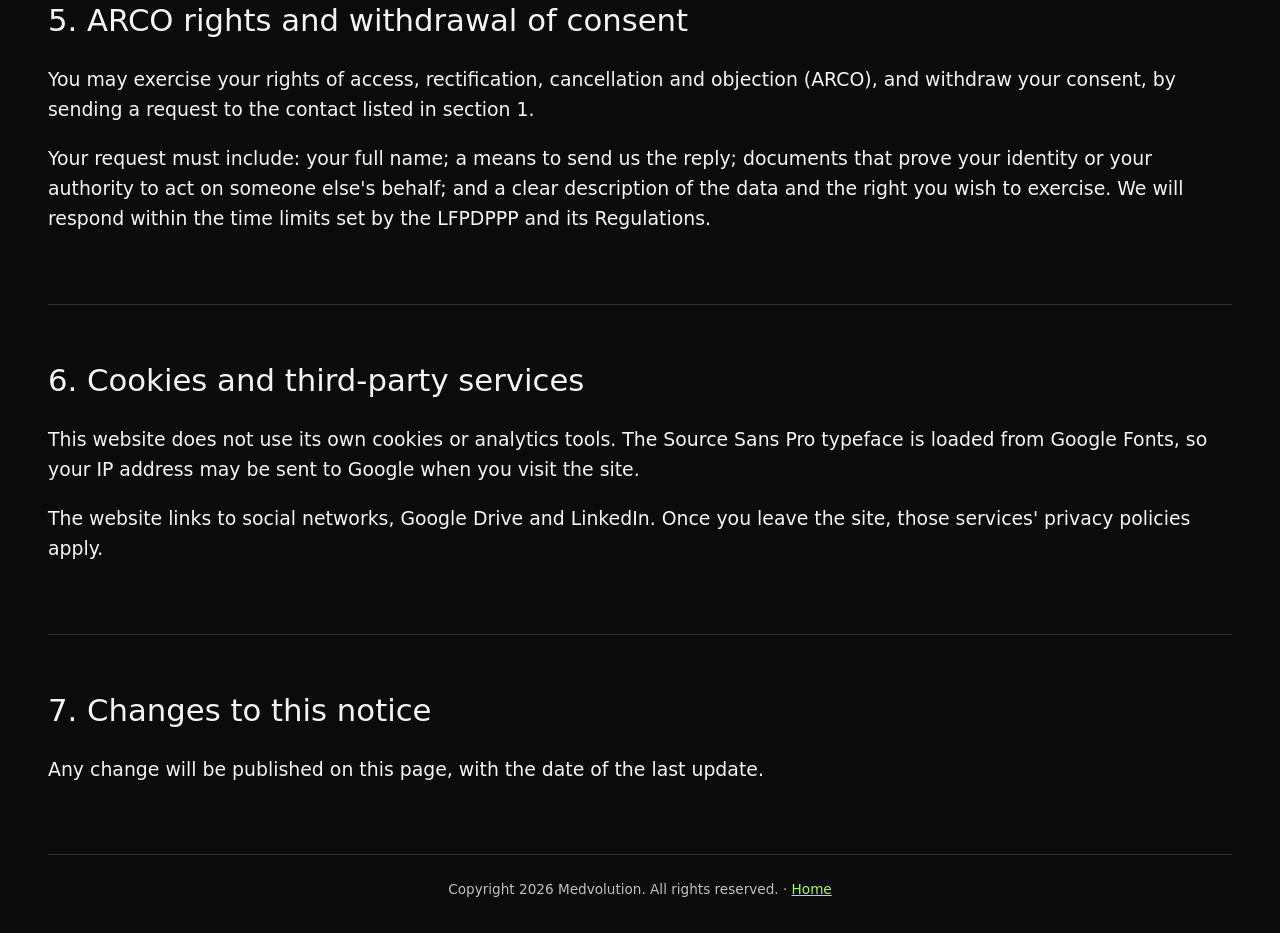
<file: en/privacy-notice/index.html>
<!DOCTYPE html>
<html lang="en">
<head>
    <meta charset="UTF-8">
    <meta http-equiv="Content-Security-Policy" content="default-src 'self'; script-src 'self'; style-src 'self' https://fonts.googleapis.com; font-src 'self' https://fonts.gstatic.com; img-src 'self' data:; media-src 'self'; connect-src 'self'; object-src 'none'; base-uri 'self'; form-action 'self'">
    <meta name="viewport" content="width=device-width, initial-scale=1.0, viewport-fit=cover">
    <title>Privacy notice | Medvolution</title>
    <meta name="description" content="Medvolution privacy notice: the personal data we collect, why we use it, and how to exercise your ARCO rights.">
    <link rel="alternate" hreflang="en" href="https://mdvolution.com/en/privacy-notice/">
    <link rel="alternate" hreflang="es" href="https://mdvolution.com/es/aviso-de-privacidad/">
    <link rel="stylesheet" href="../../css/hydra.css">
    <link rel="stylesheet" href="../../css/background.css">
    <link rel="stylesheet" href="../../css/inline.css">
</head>
<body>
    <div class="site-bg" aria-hidden="true"></div>
    <div class="hydra-wrap">
        <header class="hydra-top">
            <a href="../index.html"><img src="../../img/brand/medvolution-logo-white.svg" alt="Medvolution" width="160" height="36"></a>
            <nav aria-label="Language">
                <a href="../../es/aviso-de-privacidad/index.html" lang="es" hreflang="es"><img class="nav-flag" src="../../img/flags/mx.svg" alt="" aria-hidden="true" width="24" height="18">Español</a>
            </nav>
        </header>

        <main>
            <section class="hydra-section" aria-labelledby="privacy-title">
                <h1 id="privacy-title">Privacy notice</h1>
                <p>Last updated: November 12, 2026.</p>
                <p>This notice explains how Medvolution processes the personal data you provide when you contact us, in accordance with Mexico's Federal Law on the Protection of Personal Data Held by Private Parties (LFPDPPP) and its Regulations.</p>
            </section>

            <section class="hydra-section" aria-labelledby="privacy-controller">
                <h2 id="privacy-controller">1. Data controller</h2>
                <p>Medvolution is responsible for the processing of the personal data you provide through this website.</p>
                <p>Address: Av. Constitución esquina con 5 de Mayo, Zona Centro, Postal code 64000, Monterrey, Nuevo León, Mexico.</p>
                <p>Contact for personal data matters: <a href="mailto:medvolution.ellipse143@passinbox.com">medvolution.ellipse143@passinbox.com</a></p>
            </section>

            <section class="hydra-section" aria-labelledby="privacy-data">
                <h2 id="privacy-data">2. Data we collect</h2>
                <p>Full name, email address, phone number (optional), company or organization (optional), job title (optional), country (optional), and the content of the message you send us.</p>
                <p>We do not request sensitive personal data in our contact forms. Please do not include it in your message.</p>
            </section>

            <section class="hydra-section" aria-labelledby="privacy-purposes">
                <h2 id="privacy-purposes">3. Purposes</h2>
                <p>To respond to your contact request and follow up on the conversation you start with us.</p>
            </section>

            <section class="hydra-section" aria-labelledby="privacy-transfers">
                <h2 id="privacy-transfers">4. Collection method and transfers</h2>
                <p>We collect data through Google Forms. Google LLC stores and processes the responses and may do so outside Mexico, under its own privacy policies.</p>
                <p>We do not transfer personal data to third parties other than Google LLC and the competent authorities that require it.</p>
            </section>

            <section class="hydra-section" aria-labelledby="privacy-rights">
                <h2 id="privacy-rights">5. ARCO rights and withdrawal of consent</h2>
                <p>You may exercise your rights of access, rectification, cancellation and objection (ARCO), and withdraw your consent, by sending a request to the contact listed in section 1.</p>
                <p>Your request must include: your full name; a means to send us the reply; documents that prove your identity or your authority to act on someone else's behalf; and a clear description of the data and the right you wish to exercise. We will respond within the time limits set by the LFPDPPP and its Regulations.</p>
            </section>

            <section class="hydra-section" aria-labelledby="privacy-cookies">
                <h2 id="privacy-cookies">6. Cookies and third-party services</h2>
                <p>This website does not use its own cookies or analytics tools. The Source Sans Pro typeface is loaded from Google Fonts, so your IP address may be sent to Google when you visit the site.</p>
                <p>The website links to social networks, Google Drive and LinkedIn. Once you leave the site, those services' privacy policies apply.</p>
            </section>

            <section class="hydra-section" aria-labelledby="privacy-changes">
                <h2 id="privacy-changes">7. Changes to this notice</h2>
                <p>Any change will be published on this page, with the date of the last update.</p>
            </section>
        </main>

        <footer class="hydra-footer">
            Copyright 2026 Medvolution. All rights reserved. · <a href="../index.html">Home</a>
        </footer>
    </div>
</body>
</html>
</file>
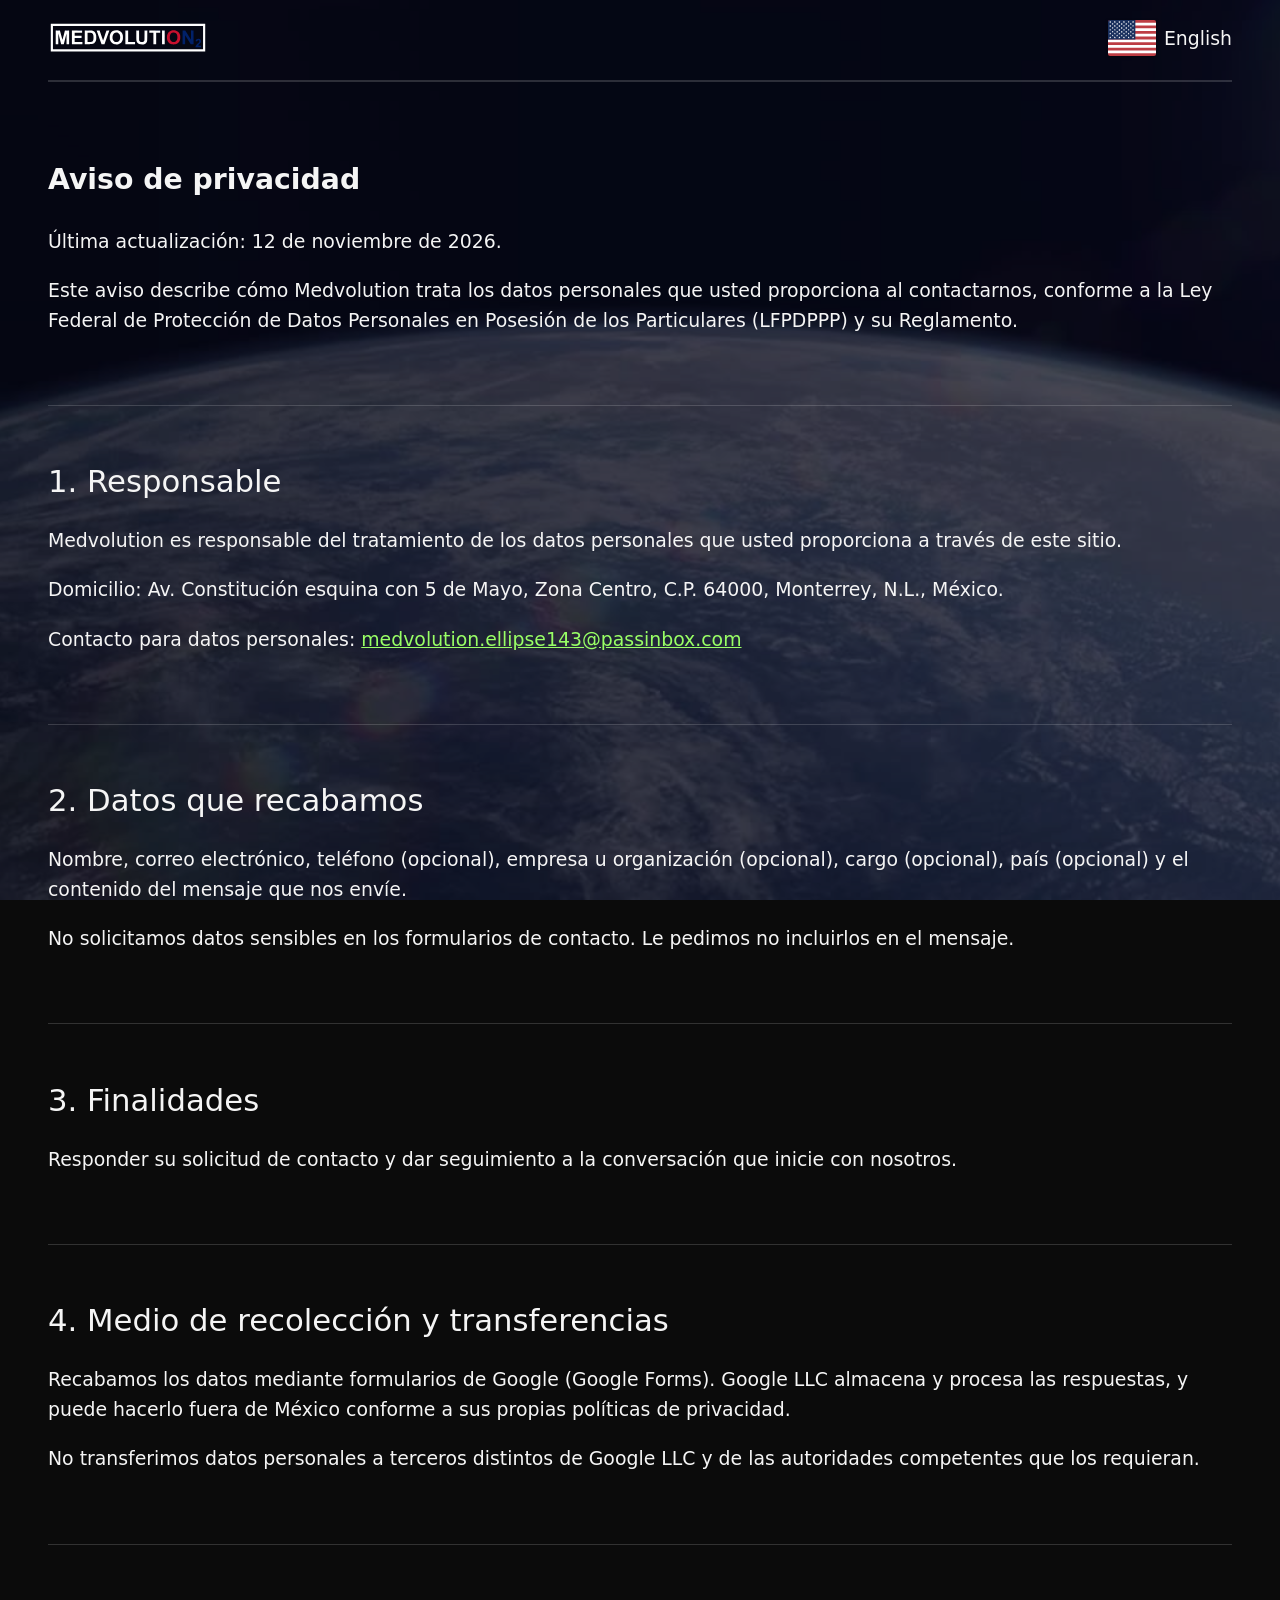
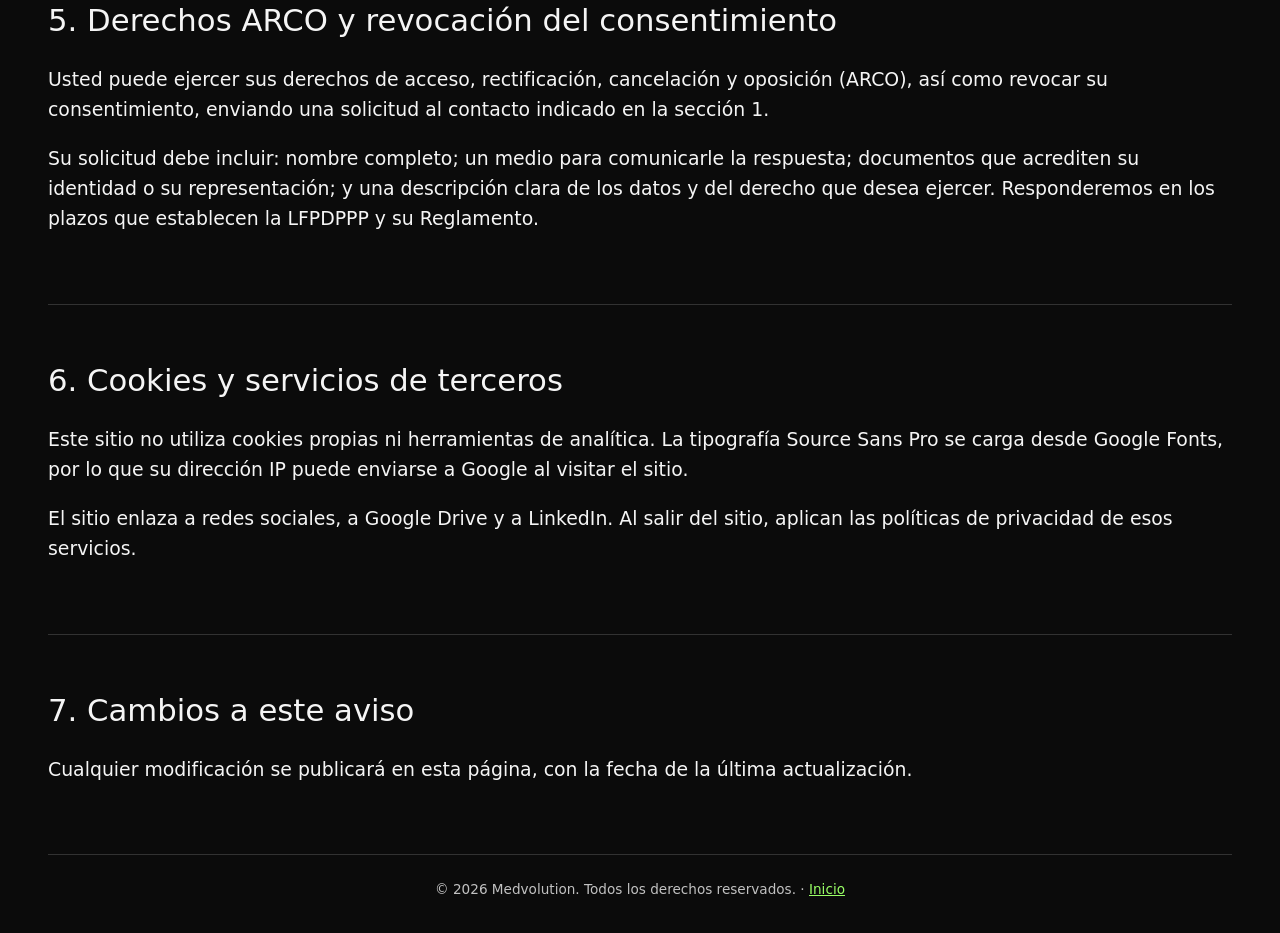
<file: es/aviso-de-privacidad/index.html>
<!DOCTYPE html>
<html lang="es">
<head>
    <meta charset="UTF-8">
    <meta http-equiv="Content-Security-Policy" content="default-src 'self'; script-src 'self'; style-src 'self' https://fonts.googleapis.com; font-src 'self' https://fonts.gstatic.com; img-src 'self' data:; media-src 'self'; connect-src 'self'; object-src 'none'; base-uri 'self'; form-action 'self'">
    <meta name="viewport" content="width=device-width, initial-scale=1.0, viewport-fit=cover">
    <title>Aviso de privacidad | Medvolution</title>
    <meta name="description" content="Aviso de privacidad de Medvolution: datos que recabamos, finalidades y ejercicio de derechos ARCO.">
    <link rel="alternate" hreflang="es" href="https://mdvolution.com/es/aviso-de-privacidad/">
    <link rel="alternate" hreflang="en" href="https://mdvolution.com/en/privacy-notice/">
    <link rel="stylesheet" href="../../css/hydra.css">
    <link rel="stylesheet" href="../../css/background.css">
    <link rel="stylesheet" href="../../css/inline.css">
</head>
<body>
    <div class="site-bg" aria-hidden="true"></div>
    <div class="hydra-wrap">
        <header class="hydra-top">
            <a href="../index.html"><img src="../../img/brand/medvolution-logo-white.svg" alt="Medvolution" width="160" height="36"></a>
            <nav aria-label="Idioma">
                <a href="../../en/privacy-notice/index.html" lang="en" hreflang="en"><img class="nav-flag" src="../../img/flags/us.svg" alt="" aria-hidden="true" width="24" height="18">English</a>
            </nav>
        </header>

        <main>
            <section class="hydra-section" aria-labelledby="privacy-title">
                <h1 id="privacy-title">Aviso de privacidad</h1>
                <p>Última actualización: 12 de noviembre de 2026.</p>
                <p>Este aviso describe cómo Medvolution trata los datos personales que usted proporciona al contactarnos, conforme a la Ley Federal de Protección de Datos Personales en Posesión de los Particulares (LFPDPPP) y su Reglamento.</p>
            </section>

            <section class="hydra-section" aria-labelledby="privacy-controller">
                <h2 id="privacy-controller">1. Responsable</h2>
                <p>Medvolution es responsable del tratamiento de los datos personales que usted proporciona a través de este sitio.</p>
                <p>Domicilio: Av. Constitución esquina con 5 de Mayo, Zona Centro, C.P. 64000, Monterrey, N.L., México.</p>
                <p>Contacto para datos personales: <a href="mailto:medvolution.ellipse143@passinbox.com">medvolution.ellipse143@passinbox.com</a></p>
            </section>

            <section class="hydra-section" aria-labelledby="privacy-data">
                <h2 id="privacy-data">2. Datos que recabamos</h2>
                <p>Nombre, correo electrónico, teléfono (opcional), empresa u organización (opcional), cargo (opcional), país (opcional) y el contenido del mensaje que nos envíe.</p>
                <p>No solicitamos datos sensibles en los formularios de contacto. Le pedimos no incluirlos en el mensaje.</p>
            </section>

            <section class="hydra-section" aria-labelledby="privacy-purposes">
                <h2 id="privacy-purposes">3. Finalidades</h2>
                <p>Responder su solicitud de contacto y dar seguimiento a la conversación que inicie con nosotros.</p>
            </section>

            <section class="hydra-section" aria-labelledby="privacy-transfers">
                <h2 id="privacy-transfers">4. Medio de recolección y transferencias</h2>
                <p>Recabamos los datos mediante formularios de Google (Google Forms). Google LLC almacena y procesa las respuestas, y puede hacerlo fuera de México conforme a sus propias políticas de privacidad.</p>
                <p>No transferimos datos personales a terceros distintos de Google LLC y de las autoridades competentes que los requieran.</p>
            </section>

            <section class="hydra-section" aria-labelledby="privacy-rights">
                <h2 id="privacy-rights">5. Derechos ARCO y revocación del consentimiento</h2>
                <p>Usted puede ejercer sus derechos de acceso, rectificación, cancelación y oposición (ARCO), así como revocar su consentimiento, enviando una solicitud al contacto indicado en la sección 1.</p>
                <p>Su solicitud debe incluir: nombre completo; un medio para comunicarle la respuesta; documentos que acrediten su identidad o su representación; y una descripción clara de los datos y del derecho que desea ejercer. Responderemos en los plazos que establecen la LFPDPPP y su Reglamento.</p>
            </section>

            <section class="hydra-section" aria-labelledby="privacy-cookies">
                <h2 id="privacy-cookies">6. Cookies y servicios de terceros</h2>
                <p>Este sitio no utiliza cookies propias ni herramientas de analítica. La tipografía Source Sans Pro se carga desde Google Fonts, por lo que su dirección IP puede enviarse a Google al visitar el sitio.</p>
                <p>El sitio enlaza a redes sociales, a Google Drive y a LinkedIn. Al salir del sitio, aplican las políticas de privacidad de esos servicios.</p>
            </section>

            <section class="hydra-section" aria-labelledby="privacy-changes">
                <h2 id="privacy-changes">7. Cambios a este aviso</h2>
                <p>Cualquier modificación se publicará en esta página, con la fecha de la última actualización.</p>
            </section>
        </main>

        <footer class="hydra-footer">
            © 2026 Medvolution. Todos los derechos reservados. · <a href="../index.html">Inicio</a>
        </footer>
    </div>
</body>
</html>
</file>
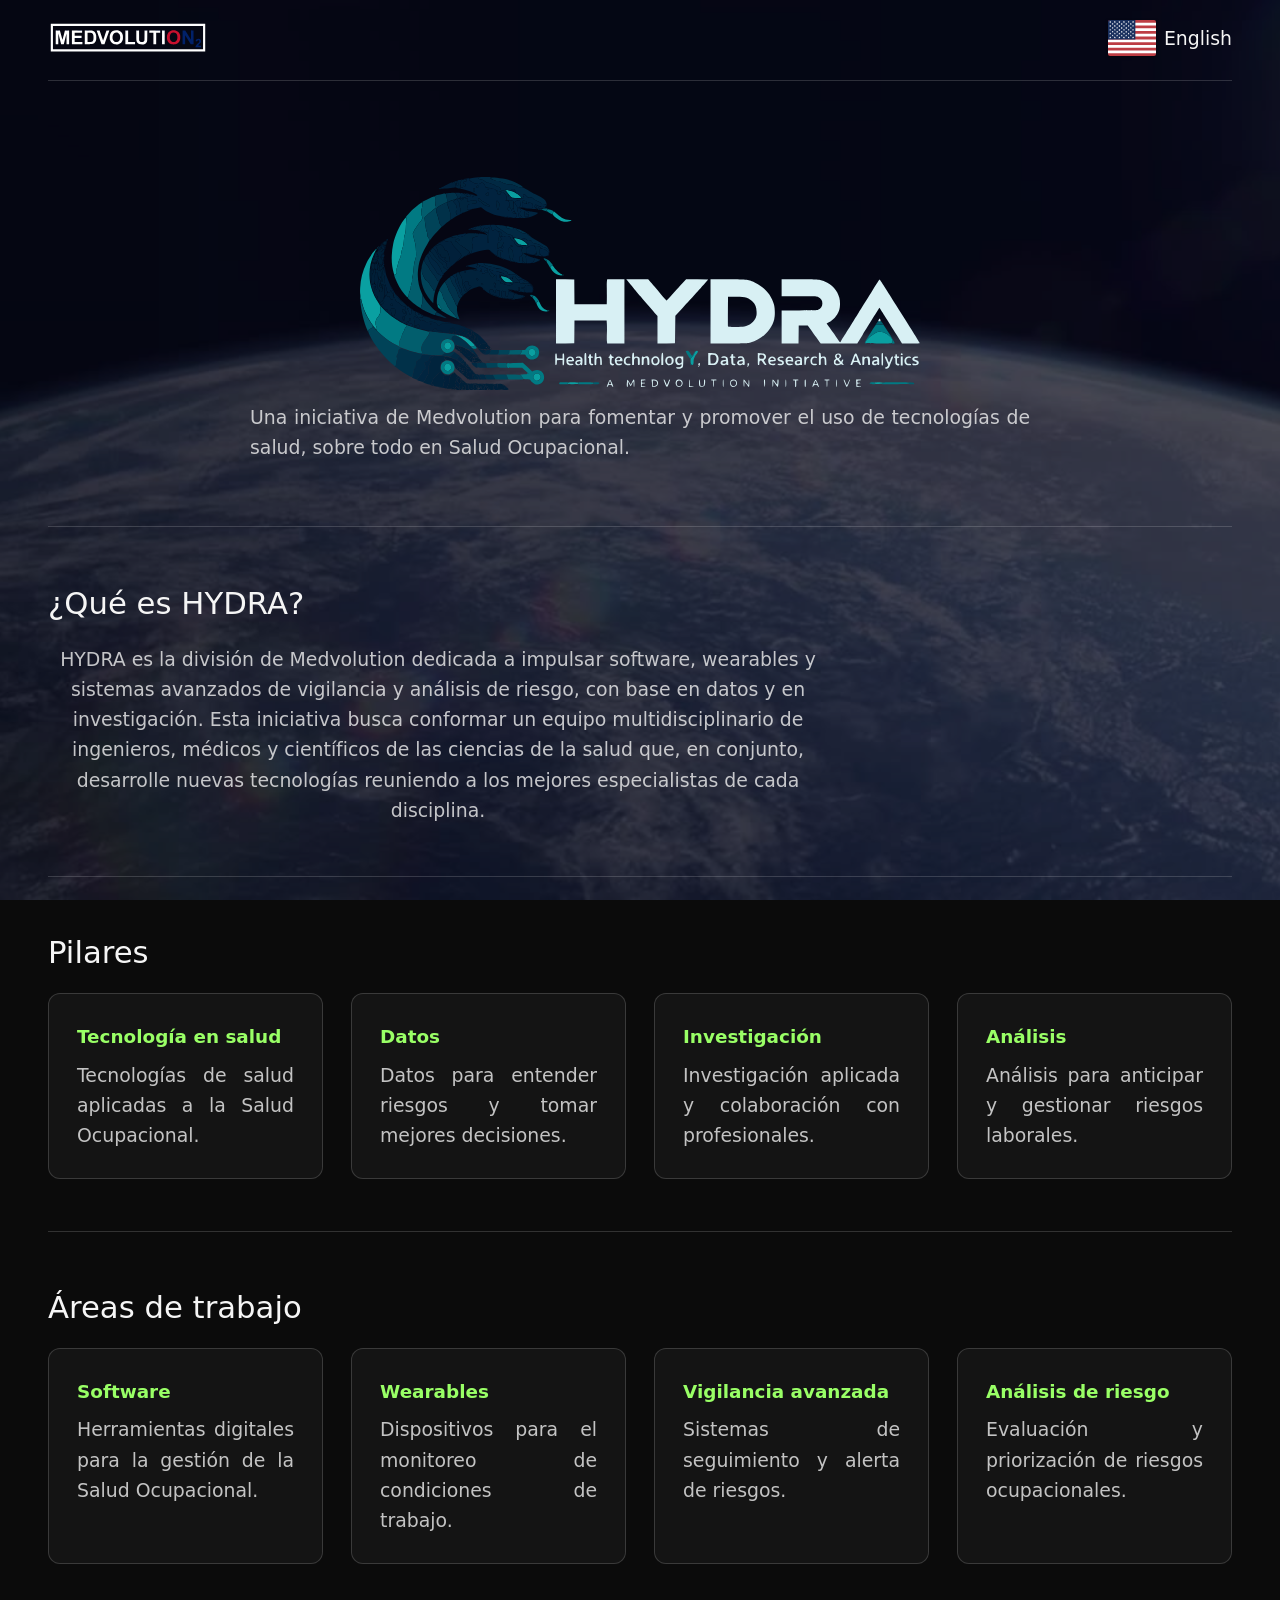
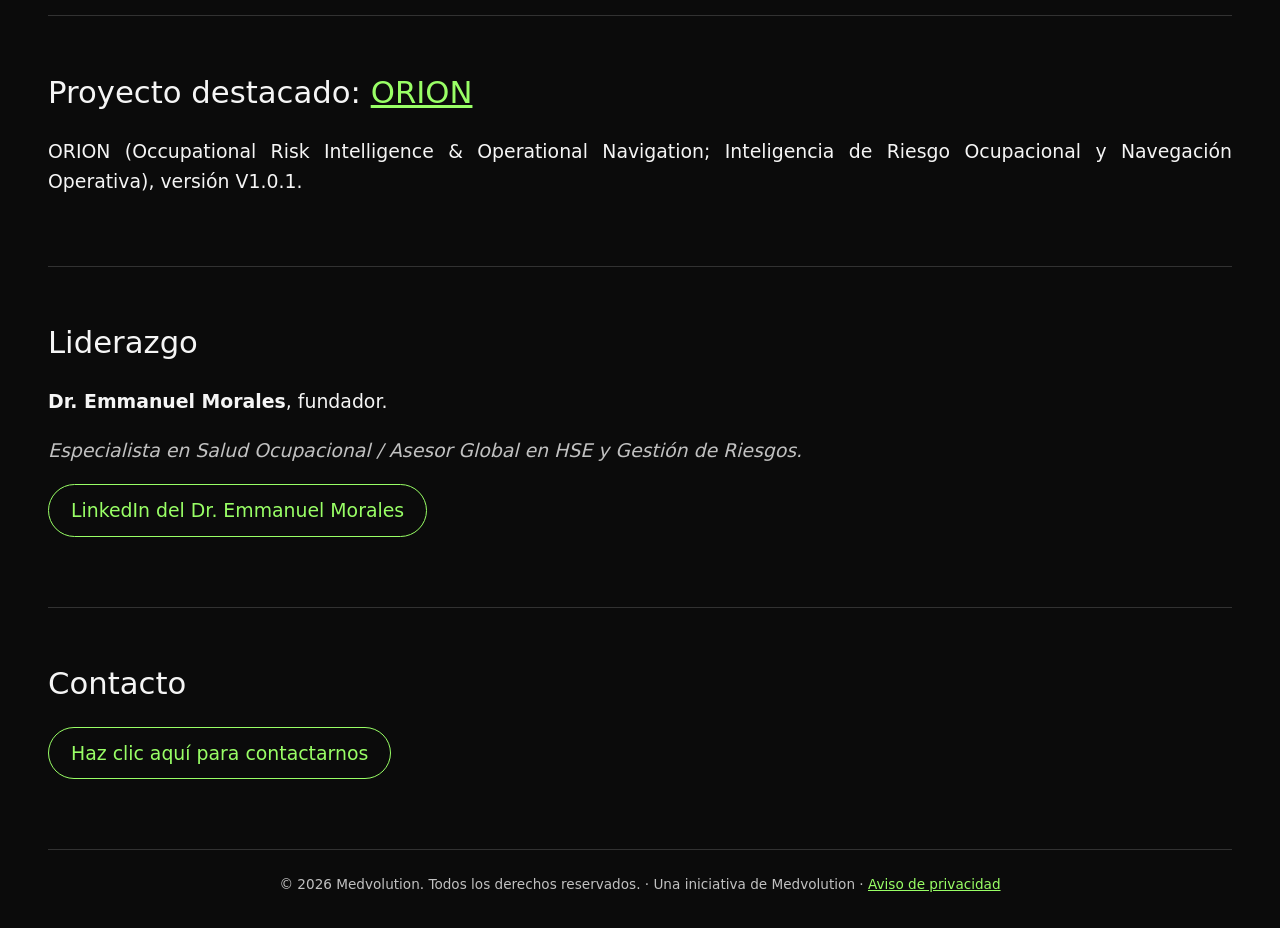
<file: es/hydra/index.html>
<!DOCTYPE html>
<html lang="es">
<head>
    <meta charset="UTF-8">
    <meta http-equiv="Content-Security-Policy" content="default-src 'self'; script-src 'self'; style-src 'self' https://fonts.googleapis.com; font-src 'self' https://fonts.gstatic.com; img-src 'self' data:; media-src 'self'; connect-src 'self'; object-src 'none'; base-uri 'self'; form-action 'self'">
    <meta name="viewport" content="width=device-width, initial-scale=1.0, viewport-fit=cover">
    <title>HYDRA | Medvolution</title>
    <meta name="description" content="HYDRA: Health technologY, Data, Research & Analytics. Iniciativa de Medvolution para promover tecnologías de salud, sobre todo en Salud Ocupacional.">
    <link rel="alternate" hreflang="es" href="https://mdvolution.com/hydra/">
    <link rel="alternate" hreflang="en" href="https://mdvolution.com/hydra/">
    <link rel="stylesheet" href="../../css/hydra.css">
    <link rel="stylesheet" href="../../css/background.css">
    <link rel="stylesheet" href="../../css/inline.css">
</head>
<body class="is-justified">
    <div class="site-bg" aria-hidden="true"></div>
    <div class="hydra-wrap">
        <header class="hydra-top">
            <a href="../../es/index.html"><img src="../../img/brand/medvolution-logo-white.svg" alt="Medvolution" width="160" height="36"></a>
            <nav aria-label="Idioma">
                <a href="../../en/hydra/index.html" lang="en" hreflang="en"><img class="nav-flag" src="../../img/flags/us.svg" alt="" aria-hidden="true" width="24" height="18">English</a>
            </nav>
        </header>

        <section class="hydra-hero">
            <h1 class="hydra-hero__title"><img class="hydra-hero__logo" src="../../img/brand/hydra-logo-full.svg" alt="HYDRA: Health technologY, Data, Research &amp; Analytics" width="1457" height="554"></h1>
            <p class="hydra-hero__lead">Una iniciativa de Medvolution para fomentar y promover el uso de tecnologías de salud, sobre todo en Salud Ocupacional.</p>
        </section>

        <section class="hydra-section" aria-labelledby="hydra-what">
            <h2 id="hydra-what">¿Qué es HYDRA?</h2>
            <p class="hydra-hero__lead u-lead-center">HYDRA es la división de Medvolution dedicada a impulsar software, wearables y sistemas avanzados de vigilancia y análisis de riesgo, con base en datos y en investigación. Esta iniciativa busca conformar un equipo multidisciplinario de ingenieros, médicos y científicos de las ciencias de la salud que, en conjunto, desarrolle nuevas tecnologías reuniendo a los mejores especialistas de cada disciplina.</p>
        </section>

        <section class="hydra-section" aria-labelledby="hydra-pillars">
            <h2 id="hydra-pillars">Pilares</h2>
            <ul class="hydra-grid">
                <li class="hydra-card"><h3>Tecnología en salud</h3><p>Tecnologías de salud aplicadas a la Salud Ocupacional.</p></li>
                <li class="hydra-card"><h3>Datos</h3><p>Datos para entender riesgos y tomar mejores decisiones.</p></li>
                <li class="hydra-card"><h3>Investigación</h3><p>Investigación aplicada y colaboración con profesionales.</p></li>
                <li class="hydra-card"><h3>Análisis</h3><p>Análisis para anticipar y gestionar riesgos laborales.</p></li>
            </ul>
        </section>

        <section class="hydra-section" aria-labelledby="hydra-areas">
            <h2 id="hydra-areas">Áreas de trabajo</h2>
            <ul class="hydra-grid">
                <li class="hydra-card"><h3>Software</h3><p>Herramientas digitales para la gestión de la Salud Ocupacional.</p></li>
                <li class="hydra-card"><h3>Wearables</h3><p>Dispositivos para el monitoreo de condiciones de trabajo.</p></li>
                <li class="hydra-card"><h3>Vigilancia avanzada</h3><p>Sistemas de seguimiento y alerta de riesgos.</p></li>
                <li class="hydra-card"><h3>Análisis de riesgo</h3><p>Evaluación y priorización de riesgos ocupacionales.</p></li>
            </ul>
        </section>

        <section class="hydra-section" aria-labelledby="hydra-orion">
            <h2 id="hydra-orion">Proyecto destacado: <a href="orion/index.html">ORION</a></h2>
            <p>ORION (Occupational Risk Intelligence &amp; Operational Navigation; Inteligencia de Riesgo Ocupacional y Navegación Operativa), versión V1.0.1.</p>
        </section>

        <section class="hydra-section" aria-labelledby="hydra-lead">
            <h2 id="hydra-lead">Liderazgo</h2>
            <p><strong>Dr. Emmanuel Morales</strong>, fundador.</p>
            <p class="hydra-pending">Especialista en Salud Ocupacional / Asesor Global en HSE y Gestión de Riesgos.</p>
            <p><a class="hydra-btn" href="https://www.linkedin.com/in/mdvolution/" target="_blank" rel="noopener noreferrer">LinkedIn del Dr. Emmanuel Morales</a></p>
        </section>

        <section class="hydra-section" aria-labelledby="hydra-contact">
            <h2 id="hydra-contact">Contacto</h2>
            <p><a class="hydra-btn" href="https://forms.gle/dERym1cXBJAV4ymt6" target="_blank" rel="noopener noreferrer">Haz clic aquí para contactarnos</a></p>
        </section>

        <footer class="hydra-footer">
            © 2026 Medvolution. Todos los derechos reservados. · Una iniciativa de Medvolution · <a href="../aviso-de-privacidad/index.html">Aviso de privacidad</a>
        </footer>
    </div>
</body>
</html>
</file>
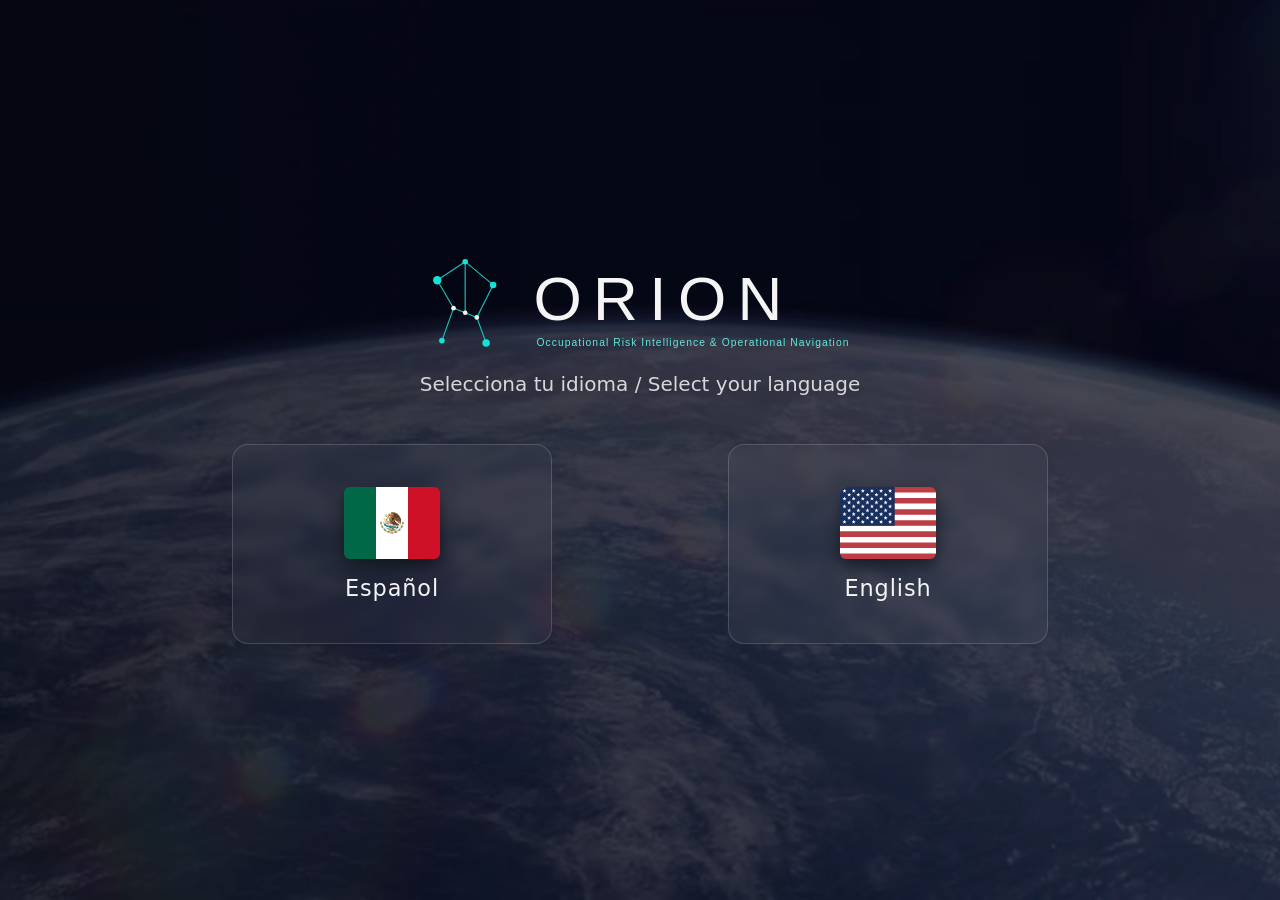
<file: hydra/orion/index.html>
<!DOCTYPE html>
<html lang="en">
<head>
    <meta charset="UTF-8">
    <meta http-equiv="Content-Security-Policy" content="default-src 'self'; script-src 'self'; style-src 'self' https://fonts.googleapis.com; font-src 'self' https://fonts.gstatic.com; img-src 'self' data:; media-src 'self'; connect-src 'self'; object-src 'none'; base-uri 'self'; form-action 'self'">
    <meta name="viewport" content="width=device-width, initial-scale=1.0, viewport-fit=cover">
    <title>ORION | Select language</title>
    <meta name="description" content="ORION by HYDRA, Medvolution: choose your language / elige tu idioma.">
    <link href="https://fonts.googleapis.com/css2?family=Source+Sans+Pro:wght@300;400&display=swap" rel="stylesheet">
    <link rel="stylesheet" href="../../css/landing.css">
    <link rel="stylesheet" href="../../css/background.css">
</head>
<body>
    <div class="site-bg" aria-hidden="true"></div>
    <main class="lang-landing">
        <h1 class="lang-landing__brand"><img src="../../img/brand/orion-logo.svg" alt="ORION: Occupational Risk Intelligence &amp; Operational Navigation" width="812" height="186"></h1>
        <p class="lang-landing__prompt">Selecciona tu idioma / Select your language</p>
        <nav class="lang-landing__options" aria-label="Language selection">
            <a class="lang-card" href="../../es/hydra/orion/index.html" lang="es" hreflang="es">
                <img class="lang-card__flag" src="../../img/flags/mx.svg" alt="" aria-hidden="true" width="96" height="72">
                <span class="lang-card__name">Español</span>
            </a>
            <a class="lang-card" href="../../en/hydra/orion/index.html" lang="en" hreflang="en">
                <img class="lang-card__flag" src="../../img/flags/us.svg" alt="" aria-hidden="true" width="96" height="72">
                <span class="lang-card__name">English</span>
            </a>
        </nav>
    </main>
</body>
</html>
</file>
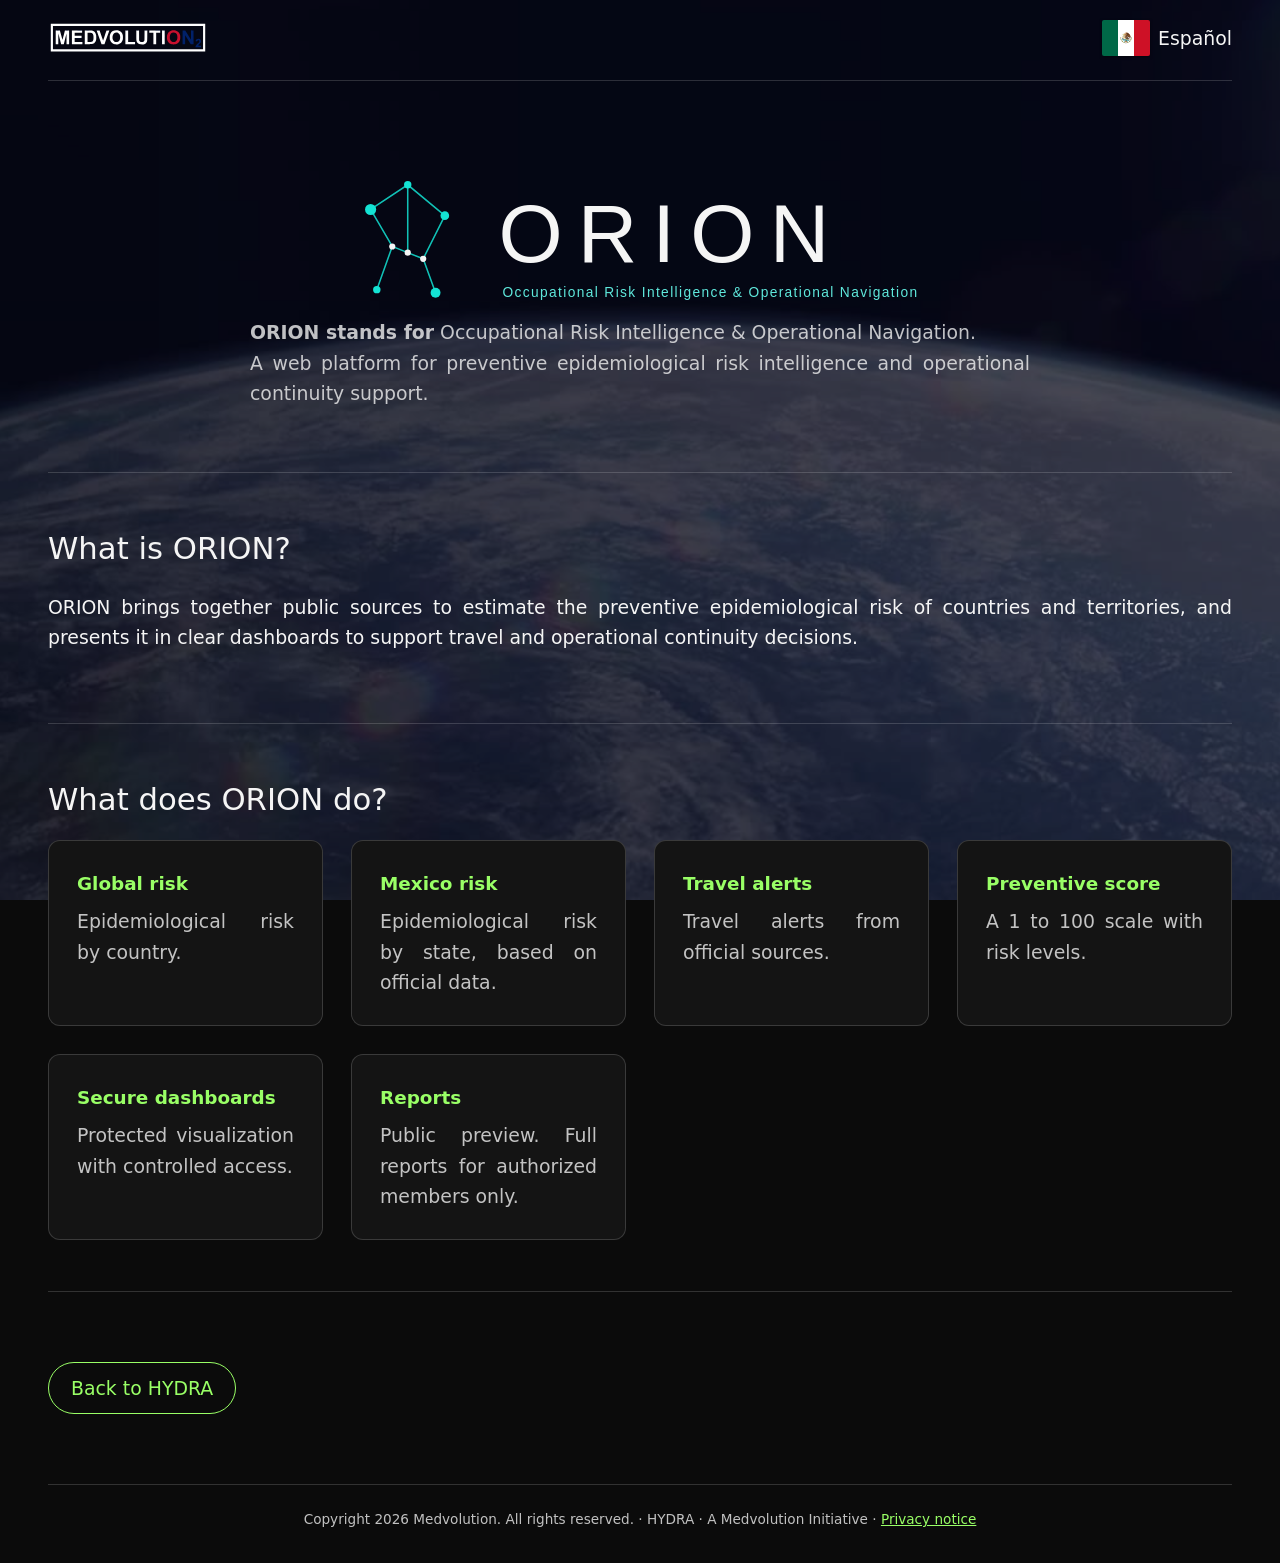
<file: en/hydra/orion/index.html>
<!DOCTYPE html>
<html lang="en">
<head>
    <meta charset="UTF-8">
    <meta http-equiv="Content-Security-Policy" content="default-src 'self'; script-src 'self'; style-src 'self' https://fonts.googleapis.com; font-src 'self' https://fonts.gstatic.com; img-src 'self' data:; media-src 'self'; connect-src 'self'; object-src 'none'; base-uri 'self'; form-action 'self'">
    <meta name="viewport" content="width=device-width, initial-scale=1.0, viewport-fit=cover">
    <title>ORION | HYDRA | Medvolution</title>
    <meta name="description" content="ORION: a web platform for preventive epidemiological risk intelligence and operational continuity support, by HYDRA, a Medvolution initiative.">
    <link rel="alternate" hreflang="es" href="https://mdvolution.com/hydra/orion/">
    <link rel="alternate" hreflang="en" href="https://mdvolution.com/hydra/orion/">
    <link rel="stylesheet" href="../../../css/hydra.css">
    <link rel="stylesheet" href="../../../css/background.css">
</head>
<body class="is-justified">
    <div class="site-bg" aria-hidden="true"></div>
    <div class="hydra-wrap">
        <header class="hydra-top">
            <a href="../../index.html"><img src="../../../img/brand/medvolution-logo-white.svg" alt="Medvolution" width="160" height="36"></a>
            <nav aria-label="Language">
                <a href="../../../es/hydra/orion/index.html" lang="es" hreflang="es"><img class="nav-flag" src="../../../img/flags/mx.svg" alt="" aria-hidden="true" width="24" height="18">Español</a>
            </nav>
        </header>

        <section class="hydra-hero">
            <h1 class="hydra-hero__title"><img class="hydra-hero__logo" src="../../../img/brand/orion-logo.svg" alt="ORION: Occupational Risk Intelligence &amp; Operational Navigation" width="812" height="186"></h1>
            <p class="hydra-hero__lead"><strong>ORION stands for</strong> Occupational Risk Intelligence &amp; Operational Navigation.</p>
            <p class="hydra-hero__lead">A web platform for preventive epidemiological risk intelligence and operational continuity support.</p>
        </section>

        <section class="hydra-section" aria-labelledby="orion-what">
            <h2 id="orion-what">What is ORION?</h2>
            <p>ORION brings together public sources to estimate the preventive epidemiological risk of countries and territories, and presents it in clear dashboards to support travel and operational continuity decisions.</p>
        </section>

        <section class="hydra-section" aria-labelledby="orion-does">
            <h2 id="orion-does">What does ORION do?</h2>
            <ul class="hydra-grid">
                <li class="hydra-card"><h3>Global risk</h3><p>Epidemiological risk by country.</p></li>
                <li class="hydra-card"><h3>Mexico risk</h3><p>Epidemiological risk by state, based on official data.</p></li>
                <li class="hydra-card"><h3>Travel alerts</h3><p>Travel alerts from official sources.</p></li>
                <li class="hydra-card"><h3>Preventive score</h3><p>A 1 to 100 scale with risk levels.</p></li>
                <li class="hydra-card"><h3>Secure dashboards</h3><p>Protected visualization with controlled access.</p></li>
                <li class="hydra-card"><h3>Reports</h3><p>Public preview. Full reports for authorized members only.</p></li>
            </ul>
        </section>

        <section class="hydra-section">
            <p><a class="hydra-btn" href="../index.html">Back to HYDRA</a></p>
        </section>

        <footer class="hydra-footer">
            Copyright 2026 Medvolution. All rights reserved. · HYDRA · A Medvolution Initiative · <a href="../../privacy-notice/index.html">Privacy notice</a>
        </footer>
    </div>
</body>
</html>
</file>
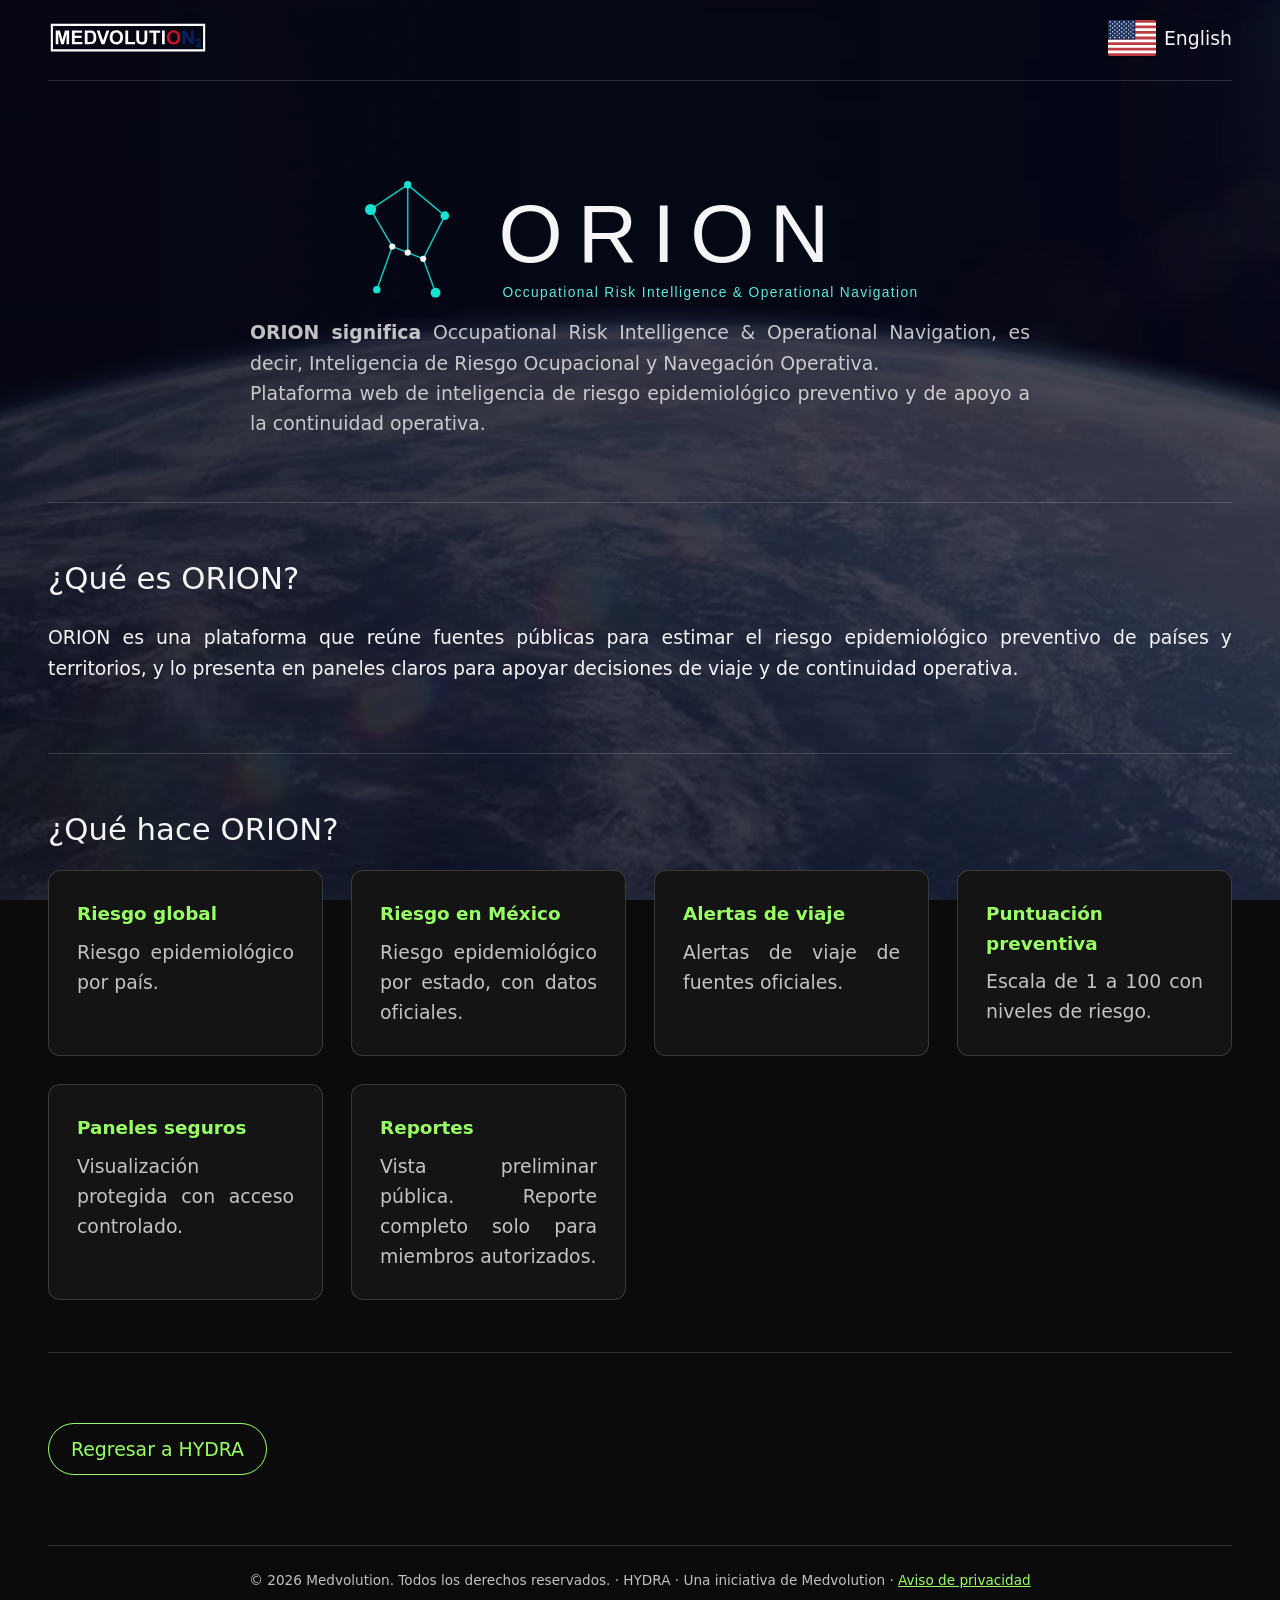
<file: es/hydra/orion/index.html>
<!DOCTYPE html>
<html lang="es">
<head>
    <meta charset="UTF-8">
    <meta http-equiv="Content-Security-Policy" content="default-src 'self'; script-src 'self'; style-src 'self' https://fonts.googleapis.com; font-src 'self' https://fonts.gstatic.com; img-src 'self' data:; media-src 'self'; connect-src 'self'; object-src 'none'; base-uri 'self'; form-action 'self'">
    <meta name="viewport" content="width=device-width, initial-scale=1.0, viewport-fit=cover">
    <title>ORION | HYDRA | Medvolution</title>
    <meta name="description" content="ORION: plataforma web de inteligencia de riesgo epidemiológico preventivo y de apoyo a la continuidad operativa, de HYDRA by Medvolution.">
    <link rel="alternate" hreflang="es" href="https://mdvolution.com/hydra/orion/">
    <link rel="alternate" hreflang="en" href="https://mdvolution.com/hydra/orion/">
    <link rel="stylesheet" href="../../../css/hydra.css">
    <link rel="stylesheet" href="../../../css/background.css">
</head>
<body class="is-justified">
    <div class="site-bg" aria-hidden="true"></div>
    <div class="hydra-wrap">
        <header class="hydra-top">
            <a href="../../index.html"><img src="../../../img/brand/medvolution-logo-white.svg" alt="Medvolution" width="160" height="36"></a>
            <nav aria-label="Idioma">
                <a href="../../../en/hydra/orion/index.html" lang="en" hreflang="en"><img class="nav-flag" src="../../../img/flags/us.svg" alt="" aria-hidden="true" width="24" height="18">English</a>
            </nav>
        </header>

        <section class="hydra-hero">
            <h1 class="hydra-hero__title"><img class="hydra-hero__logo" src="../../../img/brand/orion-logo.svg" alt="ORION: Occupational Risk Intelligence &amp; Operational Navigation" width="812" height="186"></h1>
            <p class="hydra-hero__lead"><strong>ORION significa</strong> Occupational Risk Intelligence &amp; Operational Navigation, es decir, Inteligencia de Riesgo Ocupacional y Navegación Operativa.</p>
            <p class="hydra-hero__lead">Plataforma web de inteligencia de riesgo epidemiológico preventivo y de apoyo a la continuidad operativa.</p>
        </section>

        <section class="hydra-section" aria-labelledby="orion-what">
            <h2 id="orion-what">¿Qué es ORION?</h2>
            <p>ORION es una plataforma que reúne fuentes públicas para estimar el riesgo epidemiológico preventivo de países y territorios, y lo presenta en paneles claros para apoyar decisiones de viaje y de continuidad operativa.</p>
        </section>

        <section class="hydra-section" aria-labelledby="orion-does">
            <h2 id="orion-does">¿Qué hace ORION?</h2>
            <ul class="hydra-grid">
                <li class="hydra-card"><h3>Riesgo global</h3><p>Riesgo epidemiológico por país.</p></li>
                <li class="hydra-card"><h3>Riesgo en México</h3><p>Riesgo epidemiológico por estado, con datos oficiales.</p></li>
                <li class="hydra-card"><h3>Alertas de viaje</h3><p>Alertas de viaje de fuentes oficiales.</p></li>
                <li class="hydra-card"><h3>Puntuación preventiva</h3><p>Escala de 1 a 100 con niveles de riesgo.</p></li>
                <li class="hydra-card"><h3>Paneles seguros</h3><p>Visualización protegida con acceso controlado.</p></li>
                <li class="hydra-card"><h3>Reportes</h3><p>Vista preliminar pública. Reporte completo solo para miembros autorizados.</p></li>
            </ul>
        </section>

        <section class="hydra-section">
            <p><a class="hydra-btn" href="../index.html">Regresar a HYDRA</a></p>
        </section>

        <footer class="hydra-footer">
            © 2026 Medvolution. Todos los derechos reservados. · HYDRA · Una iniciativa de Medvolution · <a href="../../aviso-de-privacidad/index.html">Aviso de privacidad</a>
        </footer>
    </div>
</body>
</html>
</file>
<file: css/landing.css>
/* Language selector (root landing) */
:root {
    --landing-bg: #05070a;
    --landing-text: #f5f5f5;
    --landing-accent: #14E3D4;
    --landing-line: rgba(255, 255, 255, 0.16);
}

*,
*::before,
*::after {
    box-sizing: border-box;
}

body {
    margin: 0;
    min-height: 100vh;
    min-height: 100dvh;
    color: var(--landing-text);
    font-family: "Source Sans Pro", system-ui, -apple-system, sans-serif;
    display: flex;
    align-items: center;
    justify-content: center;
    padding: clamp(16px, 4vw, 48px);
    background-color: var(--landing-bg);
    background-image:
        radial-gradient(ellipse 70% 55% at 50% 0%, rgba(20, 227, 212, 0.22), transparent 70%),
        radial-gradient(ellipse 60% 50% at 100% 100%, rgba(10, 92, 120, 0.35), transparent 70%),
        linear-gradient(rgba(255, 255, 255, 0.035) 1px, transparent 1px),
        linear-gradient(90deg, rgba(255, 255, 255, 0.035) 1px, transparent 1px);
    background-size: auto, auto, 56px 56px, 56px 56px;
    background-attachment: fixed;
}

.lang-landing {
    width: 100%;
    max-width: 960px;
    margin: 0 auto;
    text-align: center;
    display: flex;
    flex-direction: column;
    align-items: center;
}

.lang-landing__brand {
    margin: 0 0 clamp(12px, 2vw, 20px);
    width: 100%;
    display: flex;
    justify-content: center;
}

.lang-landing__brand img {
    width: min(420px, 80vw);
    height: auto;
    display: block;
    margin: 0 auto;
}

.lang-landing__prompt {
    font-size: clamp(1rem, 1.6vw, 1.25rem);
    opacity: 0.85;
    margin: 0 0 clamp(24px, 4vw, 48px);
}

.lang-landing__options {
    width: 100%;
    display: grid;
    grid-template-columns: repeat(auto-fit, minmax(220px, 1fr));
    gap: clamp(16px, 3vw, 32px);
    justify-items: center;
}

.lang-card {
    width: 100%;
    max-width: 320px;
    display: flex;
    flex-direction: column;
    align-items: center;
    justify-content: center;
    gap: 16px;
    min-height: 200px;
    padding: 28px 20px;
    border: 1px solid var(--landing-line);
    border-radius: 16px;
    color: var(--landing-text);
    text-decoration: none;
    background: rgba(255, 255, 255, 0.04);
    backdrop-filter: blur(6px);
    transition: border-color 0.25s ease, background-color 0.25s ease, transform 0.25s ease, box-shadow 0.25s ease;
}

.lang-card:hover,
.lang-card:focus-visible {
    border-color: var(--landing-accent);
    background: rgba(20, 227, 212, 0.08);
    box-shadow: 0 0 32px rgba(20, 227, 212, 0.18);
    transform: translateY(-2px);
    color: var(--landing-text);
    outline: 3px solid var(--landing-accent);
    outline-offset: 3px;
}

.lang-card__flag {
    width: 96px;
    height: 72px;
    border-radius: 6px;
    box-shadow: 0 6px 18px rgba(0, 0, 0, 0.5);
    object-fit: cover;
}

.lang-card__name {
    font-size: clamp(1.1rem, 2vw, 1.4rem);
    letter-spacing: 0.04em;
}

@media (min-width: 1920px) {
    .lang-landing {
        max-width: 1200px;
    }
}

@media (prefers-reduced-motion: reduce) {
    .lang-card {
        transition: none;
    }
}
</file>
<file: css/background.css>
/* Shared background: same video as the Medvolution site, with a static poster on small screens */
.site-bg {
    position: fixed;
    inset: 0;
    z-index: -2;
    overflow: hidden;
    background: #05070a url("../img/bg/medvolution-poster.jpg") center / cover no-repeat;
    pointer-events: none;
}

.site-bg video {
    position: absolute;
    inset: 0;
    width: 100%;
    height: 100%;
    object-fit: cover;
}

.site-bg::after {
    content: "";
    position: absolute;
    inset: 0;
    background: rgba(0, 0, 0, 0.55);
}

@media (max-width: 767px), (prefers-reduced-motion: reduce) {
    .site-bg video {
        display: none;
    }
}
</file>
<file: css/site.css>
/* Video full screen fix - iOS y Android compatible */
        #bg-video {
            position: fixed;
            top: 0;
            left: 0;
            width: 100%;
            height: 100%;
            object-fit: cover;
            z-index: -100;
        }

        /* Fallback para Android antiguos */
        @supports not (object-fit: cover) {
            #bg-video {
                width: auto;
                height: 100%;
            }
        }

        html, body {
            margin: 0;
            padding: 0;
            height: 100%;
            overflow-x: hidden;
        }

        /* Hide all decorative circles */
        .circle {
            display: none;
        }

        /* Remove white border lines */
        .tm-border-top,
        .tm-border-bottom {
            border-top: none !important;
            border-bottom: none !important;
            padding-top: 0 !important;
            padding-bottom: 0 !important;
        }

        /* Home centered text - responsive */
        .intro-container {
            display: block !important;
            text-align: center;
            padding: 20px 15px;
        }

        .intro-left {
            margin: 0 auto;
            max-width: 800px;
            width: 100%;
            padding: 25px 20px;
        }

        .intro-right {
            display: none;
        }

        .page-left {
            margin: 0 auto;
            max-width: 900px;
        }

        .content-pad {
            padding: 30px 20px;
        }

        .gallery-slider {
            margin-top: 20px;
            margin-bottom: 20px;
        }

        /* Gallery - make images clickable */
        .effect-julia {
            cursor: pointer;
        }
        .effect-julia figcaption a {
            position: absolute;
            top: 0;
            left: 0;
            width: 100%;
            height: 100%;
            z-index: 10;
            text-indent: -9999px;
        }

        /* Social links styling */
        .social-links {
            margin-top: 20px;
        }
        .social-links a {
            display: inline-block;
            margin: 8px 12px;
            color: #99FF66;
            font-size: 1.1rem;
            text-decoration: none;
            transition: all 0.3s ease;
        }
        .social-links a:hover {
            color: #3CF;
            transform: scale(1.05);
        }
        .contact-info {
            text-align: center;
        }
        
        /* Footer smaller text - responsive */
        .tm-footer {
            font-size: 0.7rem;
            text-align: right;
            justify-content: flex-end;
            padding: 15px;
        }
        
        /* Contact page layout - centrado responsive */
        .contact-wrapper {
            display: flex;
            flex-wrap: wrap;
            justify-content: center;
            text-align: center;
        }
        .contact-social {
            flex: 1;
            min-width: 280px;
            max-width: 500px;
            text-align: center;
            padding: 30px 20px;
            margin: 0 auto;
            border-radius: 10px;
        }
        .contact-link {
            display: inline-block;
            margin-top: 20px;
        }
        .contact-link a {
            color: #99FF66;
            font-size: 1rem;
            text-decoration: none;
            border: 1px solid #99FF66;
            padding: 10px 20px;
            border-radius: 30px;
            transition: all 0.3s ease;
            display: inline-block;
        }
        .contact-link a:hover {
            background-color: #99FF66;
            color: #333;
        }
        
        /* Gallery tooltip/caption styling - responsive */
        .effect-julia figcaption div p {
            font-size: 10px;
            line-height: 1.3;
            background: rgba(0,0,0,0.8);
            color: white;
            padding: 6px;
            margin: 2px 0;
        }
        
        /* Ajuste para el tooltip de ORION */
        .effect-julia figcaption div p strong {
            color: #99FF66;
        }
        
        /* ========== RESPONSIVE MEDIA QUERIES ========== */
        
        /* Tablets y pantallas medianas */
        @media (max-width: 992px) {
            body {
                font-size: 16px;
            }
            
            .navbar .navbar-nav .nav-item .nav-link {
                font-size: 1.2rem;
                padding: 10px 20px;
            }
            
            .page-container {
                padding-left: 15px;
                padding-right: 15px;
            }
        }
        
        /* Móviles */
        @media (max-width: 768px) {
            body {
                font-size: 14px;
            }
            
            h2 {
                font-size: 1.5rem;
            }
            
            h3 {
                font-size: 1.3rem;
            }
            
            h4 {
                font-size: 1.1rem;
            }
            
            .intro-left {
                padding: 20px 15px;
            }
            
            .intro-left p {
                font-size: 14px;
                text-align: justify;
            }
            
            .content-pad {
                padding: 20px 15px;
            }
            
            .tm-bg-dark {
                background-color: rgba(0,0,0,0.5);
            }
            
            /* Menú responsive mejorado */
            .navbar-collapse {
                background: rgba(0, 0, 0, 0.95);
                border-radius: 10px;
                padding: 10px;
                margin-top: 10px;
            }
            
            .navbar .navbar-nav .nav-item {
                margin: 5px 0;
                text-align: center;
            }
            
            .navbar .navbar-nav .nav-item .nav-link {
                font-size: 1rem;
                padding: 8px 15px;
                display: inline-block;
            }
            
            /* Contacto móvil */
            .contact-social {
                padding: 20px 15px;
                margin: 10px;
                width: calc(100% - 20px);
            }
            
            .social-links a {
                font-size: 1rem;
                margin: 5px 10px;
            }
            
            /* Footer móvil */
            .tm-footer {
                text-align: center;
                justify-content: center;
                font-size: 0.65rem;
            }
            
            .tm-footer .col-md-12 {
                text-align: center !important;
            }
            
            /* Ajustes del slider de galería en móvil */
            .gallery-slider .slick-list {
                padding: 0 10px;
            }
            
            .gallery-slider figure {
                max-width: 280px;
                margin: 0 auto;
            }
            
            .gallery-slider figure img {
                width: 100%;
                height: auto;
            }
            
            /* Botón del menú hamburguesa */
            .navbar-toggler {
                padding: 8px 12px;
            }
            
            .navbar-toggler-icon {
                width: 1.2em;
                height: 1.2em;
            }
            
            /* Separación entre secciones */
            .cd-hero-slider {
                padding: 5px 0;
            }
            
            .py-5 {
                padding-top: 1rem !important;
                padding-bottom: 1rem !important;
            }
        }
        
        /* Móviles muy pequeños */
        @media (max-width: 480px) {
            body {
                font-size: 13px;
            }
            
            .intro-left {
                padding: 15px 12px;
            }
            
            h2 {
                font-size: 1.3rem;
            }
            
            h4 {
                font-size: 1rem;
            }
            
            .btn {
                padding: 6px 12px;
                font-size: 0.9rem;
            }
            
            .contact-link a {
                font-size: 0.9rem;
                padding: 8px 16px;
            }
            
            .effect-julia figcaption div p {
                font-size: 8px;
                padding: 4px;
            }
        }
        
        /* Ajuste para orientación horizontal en móviles */
        @media (max-width: 768px) and (orientation: landscape) {
            .intro-left {
                max-height: 70vh;
                overflow-y: auto;
            }
            
            .gallery-slider figure {
                max-width: 240px;
            }
        }
        
        /* Mejora de scroll en contenedores */
        .tm-content-container {
            overflow-y: auto;
            max-height: calc(100vh - 150px);
        }
        
        @media (max-width: 768px) {
            .tm-content-container {
                max-height: calc(100vh - 120px);
            }
        }
        
        /* Ocultar controles nativos del video en algunos navegadores Android */
        video::-webkit-media-controls {
            display: none !important;
        }
</file>
<file: css/responsive.css>
/*
 * Responsive layer (mobile-first)
 * Breakpoints: 480, 768, 1024, 1280, 1920, 2560 px
 */

:root {
    --site-nav-height: 64px;
    --site-gutter: clamp(12px, 2.5vw, 40px);
    --site-max-width: 1200px;
    --site-max-width-wide: 1440px;
    --site-touch-target: 44px;
    --site-text-base: clamp(14px, 0.9vw + 0.5rem, 18px);
}

html {
    font-size: 100%;
    -webkit-text-size-adjust: 100%;
    text-size-adjust: 100%;
}

body {
    font-size: var(--site-text-base);
    background-color: #0b0b0b;
    overflow-x: hidden;
    min-height: 100dvh;
}

img,
video,
iframe {
    max-width: 100%;
    height: auto;
}

/* Full-height container with fallback for browsers without dvh */
.tm-content-container {
    max-height: none;
    min-height: calc(100vh - var(--site-nav-height));
    min-height: calc(100dvh - var(--site-nav-height));
    overflow-y: visible;
}

/* Background video: hidden on small screens, reduced motion and slow connections */
@media (max-width: 767px) {
    #bg-video {
        display: none;
    }
}

@media (prefers-reduced-motion: reduce) {
    #bg-video {
        display: none;
    }
}

/* Touch targets and focus visibility */
.navbar .navbar-nav .nav-item .nav-link,
.social-links a,
.contact-link a {
    min-height: var(--site-touch-target);
    display: inline-flex;
    align-items: center;
    justify-content: center;
}

a:focus-visible,
[data-href]:focus-visible,
button:focus-visible {
    outline: 3px solid #99FF66;
    outline-offset: 3px;
}

/* Content width: comfortable reading on wide screens */
.intro-left,
.page-left,
.page-right,
.contact-wrapper {
    max-width: var(--site-max-width);
    margin-left: auto;
    margin-right: auto;
}

/* Gallery images scale with the viewport */
.gallery-slider figure img {
    width: 100%;
    height: auto;
}

/* Tablets */
@media (min-width: 768px) {
    .content-pad,
    .intro-left {
        padding: clamp(20px, 3vw, 40px);
    }
}

/* Laptops 16:9 (1280x720 to 1366x768) */
@media (min-width: 1024px) {
    .tm-content-container {
        padding-left: var(--site-gutter);
        padding-right: var(--site-gutter);
    }
}

/* Large desktop 16:9 (1920x1080) */
@media (min-width: 1920px) {
    :root {
        --site-text-base: 20px;
        --site-max-width: var(--site-max-width-wide);
    }
}

/* Very large screens (2560x1440 and 4K) */
@media (min-width: 2560px) {
    :root {
        --site-text-base: 24px;
        --site-max-width: 1600px;
    }

    .tm-footer {
        font-size: 0.9rem;
    }
}

/* Short viewports (landscape phones, small laptops) */
@media (max-height: 500px) and (orientation: landscape) {
    .navbar-collapse {
        max-height: 70dvh;
        overflow-y: auto;
    }
}

/* Brand wordmark (Medvolution) */
.navbar-brand img {
    height: clamp(28px, 3vw, 44px);
    width: auto;
}

/* Menu entry with emblem (HYDRA) */
.navbar .nav-link--brand {
    display: inline-flex;
    align-items: center;
    gap: 8px;
}
.navbar .nav-link--brand img {
    width: 32px;
    height: auto;
}

/* Small flag next to language links */
.nav-flag {
    width: 24px;
    height: 18px;
    margin-right: 8px;
    vertical-align: middle;
    border-radius: 2px;
    box-shadow: 0 1px 3px rgba(0, 0, 0, 0.5);
}

/* Home page (ES/EN): the hero slider item added 16px padding on each side and the
   inner page-width block narrowed the content again. On phones use the full width. */
@media (max-width: 767px) {
    .cd-hero-slider > li.px-3 {
        padding-left: 0 !important;
        padding-right: 0 !important;
    }
    .cd-hero-slider .page-width-1 {
        max-width: 100%;
        width: 100%;
    }
}
</file>
<file: css/inline.css>
/* Classes moved from inline style attributes (keeps CSP free of style-src unsafe-inline) */
.u-divider-soft { border-color: rgba(255,255,255,0.2); margin: 25px 0; }
.u-link-accent { color: #99FF66; font-weight: bold; }
.u-text-sm { font-size: 0.85rem; }
.u-heading-sm { margin-bottom: 12px; font-size: 1.2rem; }
.u-center-auto { margin: 0 auto; }
.u-lead-left { margin: 0; text-align: left; }
.u-text-right { text-align: right; }

/* Centred lead text; higher specificity than the justified rule in hydra.css */
.is-justified .u-lead-center {
    margin: 0;
    text-align: center;
}
</file>
<file: css/hydra.css>
/* HYDRA initiative pages */
:root {
    --hydra-bg: #0b0b0b;
    --hydra-surface: #141414;
    --hydra-text: #f5f5f5;
    --hydra-muted: rgba(245, 245, 245, 0.78);
    --hydra-accent: #99FF66;
    --hydra-accent-2: #3CF;
    --hydra-line: rgba(255, 255, 255, 0.16);
}

*,
*::before,
*::after {
    box-sizing: border-box;
}

body {
    margin: 0;
    background: var(--hydra-bg);
    color: var(--hydra-text);
    font-family: "Source Sans Pro", system-ui, -apple-system, sans-serif;
    font-size: clamp(15px, 0.6vw + 0.7rem, 19px);
    line-height: 1.6;
    overflow-x: hidden;
}

img,
svg {
    max-width: 100%;
    height: auto;
}

a {
    color: var(--hydra-accent);
}

a:focus-visible {
    outline: 3px solid var(--hydra-accent);
    outline-offset: 3px;
}

.hydra-wrap {
    width: min(100% - 2 * clamp(16px, 4vw, 48px), 1200px);
    margin: 0 auto;
}

.hydra-top {
    display: flex;
    flex-wrap: wrap;
    align-items: center;
    justify-content: space-between;
    gap: 12px;
    padding: 16px 0;
    border-bottom: 1px solid var(--hydra-line);
}

.hydra-top a {
    min-height: 44px;
    display: inline-flex;
    align-items: center;
    text-decoration: none;
    color: var(--hydra-text);
}

.hydra-hero {
    padding: clamp(40px, 8vw, 96px) 0 clamp(32px, 5vw, 64px);
    text-align: center;
}

.hydra-hero__title {
    font-weight: 300;
    font-size: clamp(2rem, 5vw, 4rem);
    letter-spacing: 0.04em;
    margin: 0 0 12px;
}

.hydra-hero__sub {
    color: var(--hydra-accent-2);
    font-size: clamp(1rem, 1.6vw, 1.4rem);
    margin: 0 0 20px;
}

.hydra-hero__lead {
    max-width: 780px;
    margin: 0 auto;
    color: var(--hydra-muted);
}

.hydra-section {
    padding: clamp(28px, 4vw, 56px) 0;
    border-top: 1px solid var(--hydra-line);
}

.hydra-section h2 {
    font-size: clamp(1.4rem, 2.4vw, 2rem);
    font-weight: 400;
    margin: 0 0 16px;
}

.hydra-grid {
    display: grid;
    grid-template-columns: repeat(auto-fit, minmax(220px, 1fr));
    gap: clamp(16px, 2.5vw, 28px);
    list-style: none;
    padding: 0;
    margin: 0;
}

.hydra-card {
    background: var(--hydra-surface);
    border: 1px solid var(--hydra-line);
    border-radius: 12px;
    padding: clamp(18px, 2.5vw, 28px);
}

.hydra-card h3 {
    font-size: 1.15rem;
    margin: 0 0 8px;
    color: var(--hydra-accent);
}

.hydra-card p {
    margin: 0;
    color: var(--hydra-muted);
}

.hydra-btn {
    display: inline-flex;
    align-items: center;
    min-height: 44px;
    padding: 10px 22px;
    border: 1px solid var(--hydra-accent);
    border-radius: 30px;
    color: var(--hydra-accent);
    text-decoration: none;
    transition: background-color 0.25s ease, color 0.25s ease;
}

.hydra-btn:hover,
.hydra-btn:focus-visible {
    background: var(--hydra-accent);
    color: #0b0b0b;
}

.hydra-pending {
    color: var(--hydra-muted);
    font-style: italic;
}

.hydra-footer {
    padding: 24px 0 32px;
    border-top: 1px solid var(--hydra-line);
    color: var(--hydra-muted);
    font-size: 0.85rem;
    text-align: center;
}

@media (min-width: 1920px) {
    body {
        font-size: 20px;
    }

    .hydra-wrap {
        width: min(100% - 2 * 48px, 1440px);
    }
}

@media (prefers-reduced-motion: reduce) {
    .hydra-btn {
        transition: none;
    }
}

/* Brand wordmark in header */
.hydra-top img {
    height: clamp(28px, 3vw, 36px);
    width: auto;
}

/* HYDRA logo (mobile-first) */
.hydra-hero__logo {
    display: block;
    width: min(560px, 88vw);
    max-width: 100%;
    height: auto;
    margin: 0 auto;
    object-fit: contain;
}

/* Small flag next to language links */
.nav-flag {
    width: 24px;
    height: 18px;
    margin-right: 8px;
    vertical-align: middle;
    border-radius: 2px;
    box-shadow: 0 1px 3px rgba(0, 0, 0, 0.5);
}

.hydra-note {
    color: var(--hydra-muted);
    font-size: 0.9rem;
    margin: 8px 0 0;
}

/* Justified running text on HYDRA and ORION pages only (body.is-justified) */
.is-justified p {
    text-align: justify;
    hyphens: auto;
}
</file>
<file: css/medvolution-theme.css>
/*
 * Medvolution theme for the landing pages (/es/ and /en/).
 * Written for this project. Covers only the selectors used by the landing
 * markup. Loaded after bootstrap.min.css and slick.css, before site.css.
 */

/* Base */

html,
body,
.page-container {
    height: 100%;
}

body {
    font-family: 'Source Sans Pro', sans-serif;
    font-size: 19px;
    font-weight: 300;
    color: white;
    line-height: 1.5;
}

a {
    color: #9F6;
    text-decoration: none;
    transition: all 0.3s ease;
}

a:hover {
    color: #3CF;
}

p {
    line-height: 1.7;
}

h2 {
    font-size: 1.8rem;
}

.page-container {
    display: flex;
    flex-direction: column;
    justify-content: space-between;
    padding-left: 30px;
    padding-right: 30px;
}

.container-fluid {
    max-width: 1860px;
}

.content-pad {
    padding: 40px 30px;
}

.tm-bg-dark {
    background-color: rgba(0, 0, 0, 0.3);
}

/* Navigation */

#tm-nav {
    z-index: 1000;
}

.navbar a {
    color: white;
}

.navbar-brand {
    font-size: 2.4rem;
}

.navbar {
    margin-top: 15px;
}

.navbar .navbar-nav .nav-item {
    margin-left: 15px;
    margin-right: 15px;
}

.navbar .navbar-nav .nav-item:last-child {
    margin-right: 0;
}

.navbar .navbar-nav .nav-item .nav-link {
    font-size: 1.5rem;
    padding: 15px 65px;
    border-bottom: 1px solid white;
}

.nav-item {
    position: relative;
}

.navbar .navbar-nav .nav-item.selected .nav-link,
.navbar .navbar-nav .nav-item .nav-link:hover {
    color: #99FF66;
    border-bottom: 1px solid #99FF66;
}

.navbar-toggler {
    border: 1px solid rgba(255, 255, 255, 1);
}

.navbar-toggler:focus {
    box-shadow: none;
}

.navbar-toggler-icon {
    background-image: url("data:image/svg+xml;charset=utf8,%3Csvg viewBox='0 0 30 30' xmlns='http://www.w3.org/2000/svg'%3E%3Cpath stroke='rgba(255, 255, 255, 0.8)' stroke-width='2' stroke-linecap='round' stroke-miterlimit='10' d='M4 7h22M4 15h22M4 23h22'/%3E%3C/svg%3E");
}

@media (min-width: 992px) {
    .navbar-expand-lg .navbar-collapse {
        justify-content: flex-end;
    }
}

@media (max-width: 1200px) {
    .navbar .navbar-nav .nav-item .nav-link {
        padding: 15px 45px;
    }
}

@media (max-width: 1024px) {
    .navbar .navbar-nav .nav-item .nav-link {
        font-size: 1.2rem;
    }
}

/* Desktop widths: narrower link padding so the language link and HYDRA both
   fit in the navbar. Below 993px the menu is collapsed and is not affected. */
@media (min-width: 993px) and (max-width: 1440px) {
    .navbar .navbar-nav .nav-item .nav-link {
        padding: 15px 30px;
    }
}

@media (max-width: 992px) {
    .navbar {
        margin-top: 0;
        position: relative;
    }

    .navbar-collapse {
        position: absolute;
        top: 63px;
        right: 0;
        background: rgba(0, 0, 0, 0.9);
        padding: 15px;
        border-radius: 8px;
    }

    .navbar .navbar-nav .nav-item {
        margin-bottom: 20px;
    }

    .page-right {
        margin-left: auto;
        margin-right: auto;
    }

    .cd-hero-slider {
        padding: 10px 0;
    }
}

/* Hero slider (sections) */

.cd-hero-slider {
    padding: 10px 0;
}

.cd-hero-slider li {
    list-style: none;
}

.page-width-1 {
    max-width: 810px;
}

.page-width-2 {
    max-width: 912px;
}

.page-right {
    margin-right: 100px;
    margin-left: auto;
}

/* Home intro */

.intro-left {
    margin-right: 20px;
    padding: 30px 40px;
    max-width: 505px;
}

/* The content block keeps its full height, so a short window scrolls it
   instead of letting the footer overlap the last section. */
.tm-content-container {
    flex-shrink: 0;
}

.tm-footer {
    margin-top: 4rem;
    padding-top: 25px;
    padding-bottom: 25px;
    width: 100%;
    display: flex;
    justify-content: space-between;
}

@media (max-width: 834px) {
    .intro-left {
        width: 65%;
    }
}

@media (max-width: 600px) {
    .intro-left {
        width: 100%;
        margin-right: 0;
        margin-bottom: 20px;
        max-width: none;
    }

    .intro-container {
        flex-direction: column;
    }
}

/* Projects gallery (Slick) */

.gallery-container {
    max-width: 1300px;
}

.slick-dots {
    bottom: -80px;
}

.gallery-slider figure {
    position: relative;
    float: left;
    overflow: hidden;
    margin: 0 10px;
    max-width: 240px;
    height: auto;
    background: #3085a3;
    text-align: center;
    cursor: pointer;
}

.gallery-slider figure img {
    position: relative;
    display: block;
    min-height: 100%;
    max-width: 100%;
}

.gallery-slider figure figcaption {
    position: absolute;
    top: 0;
    left: 0;
    width: 100%;
    height: 100%;
    padding: 1em;
    color: #fff;
    text-transform: uppercase;
    font-size: 1.25em;
    backface-visibility: hidden;
}

.gallery-slider figure figcaption::before,
.gallery-slider figure figcaption::after {
    pointer-events: none;
}

.gallery-slider figure p {
    margin: 0;
    letter-spacing: 1px;
    font-size: 68.5%;
}

.gallery-slider .slick-dots li {
    background-color: #ffffff;
    width: 20px;
    height: 20px;
    border-radius: 100%;
    margin: 0 10px;
    transition: all 0.3s ease;
}

.gallery-slider .slick-dots li.slick-active,
.gallery-slider .slick-dots li:hover {
    background-color: #3CCDFF;
}

/* Project card hover effect ("julia") */

figure.effect-julia {
    background: #2f3238;
}

figure.effect-julia img {
    transition: opacity 1s, transform 1s;
    backface-visibility: hidden;
}

figure.effect-julia figcaption {
    display: flex;
    align-items: center;
}

figure.effect-julia p {
    display: inline-block;
    margin: 0 0 0.25em;
    padding: 0.4em 1em;
    background: rgba(255, 255, 255, 0.9);
    color: #2f3238;
    text-transform: none;
    font-weight: 500;
    font-size: 75%;
    transition: opacity 0.35s, transform 0.35s;
    transform: translate3d(-360px, 0, 0);
}

figure.effect-julia p:first-child {
    transition-delay: 0.15s;
}

figure.effect-julia p:nth-of-type(2) {
    transition-delay: 0.1s;
}

figure.effect-julia p:nth-of-type(3) {
    transition-delay: 0.05s;
}

figure.effect-julia:hover p:first-child {
    transition-delay: 0s;
}

figure.effect-julia:hover p:nth-of-type(2) {
    transition-delay: 0.05s;
}

figure.effect-julia:hover p:nth-of-type(3) {
    transition-delay: 0.1s;
}

figure.effect-julia:hover img {
    opacity: 0.4;
    transform: scale3d(1.1, 1.1, 1);
}

figure.effect-julia:hover p {
    opacity: 1;
    transform: translate3d(0, 0, 0);
}

/* Page loader: covers the page until load, then both halves slide away */

#loader-wrapper {
    position: fixed;
    top: 0;
    left: 0;
    width: 100%;
    height: 100%;
    z-index: 2000;
}

#loader {
    display: block;
    position: relative;
    left: 50%;
    top: 50%;
    width: 150px;
    height: 150px;
    margin: -75px 0 0 -75px;
    border-radius: 50%;
    border: 3px solid transparent;
    border-top-color: #3498db;
    animation: spin 2s linear infinite;
    z-index: 2001;
}

#loader:before,
#loader:after {
    content: "";
    position: absolute;
    border-radius: 50%;
    border: 3px solid transparent;
}

#loader:before {
    top: 5px;
    left: 5px;
    right: 5px;
    bottom: 5px;
    border-top-color: #e74c3c;
    animation: spin 3s linear infinite;
}

#loader:after {
    top: 15px;
    left: 15px;
    right: 15px;
    bottom: 15px;
    border-top-color: #f9c922;
    animation: spin 1.5s linear infinite;
}

@keyframes spin {
    0% {
        transform: rotate(0deg);
    }

    100% {
        transform: rotate(360deg);
    }
}

#loader-wrapper .loader-section {
    position: fixed;
    top: 0;
    width: 51%;
    height: 100%;
    background: #222222;
    z-index: 2000;
    transform: translateX(0);
}

#loader-wrapper .loader-section.section-left {
    left: 0;
}

#loader-wrapper .loader-section.section-right {
    right: 0;
}

.loaded #loader-wrapper .loader-section.section-left {
    transform: translateX(-100%);
    transition: all 0.7s 0.3s cubic-bezier(0.645, 0.045, 0.355, 1.000);
}

.loaded #loader-wrapper .loader-section.section-right {
    transform: translateX(100%);
    transition: all 0.7s 0.3s cubic-bezier(0.645, 0.045, 0.355, 1.000);
}

.loaded #loader {
    opacity: 0;
    transition: all 0.3s ease-out;
}

.loaded #loader-wrapper {
    visibility: hidden;
    transform: translateY(-100%);
    transition: all 0.3s 1s ease-out;
}

.no-js #loader-wrapper {
    display: none;
}

/* Layout safeguards for small screens */

html,
body {
    margin: 0;
    padding: 0;
    overflow-x: hidden;
}

.page-container {
    overflow-y: auto;
}

@media (max-width: 768px) {
    .gallery-slider figure {
        max-width: 180px;
    }
}
</file>
